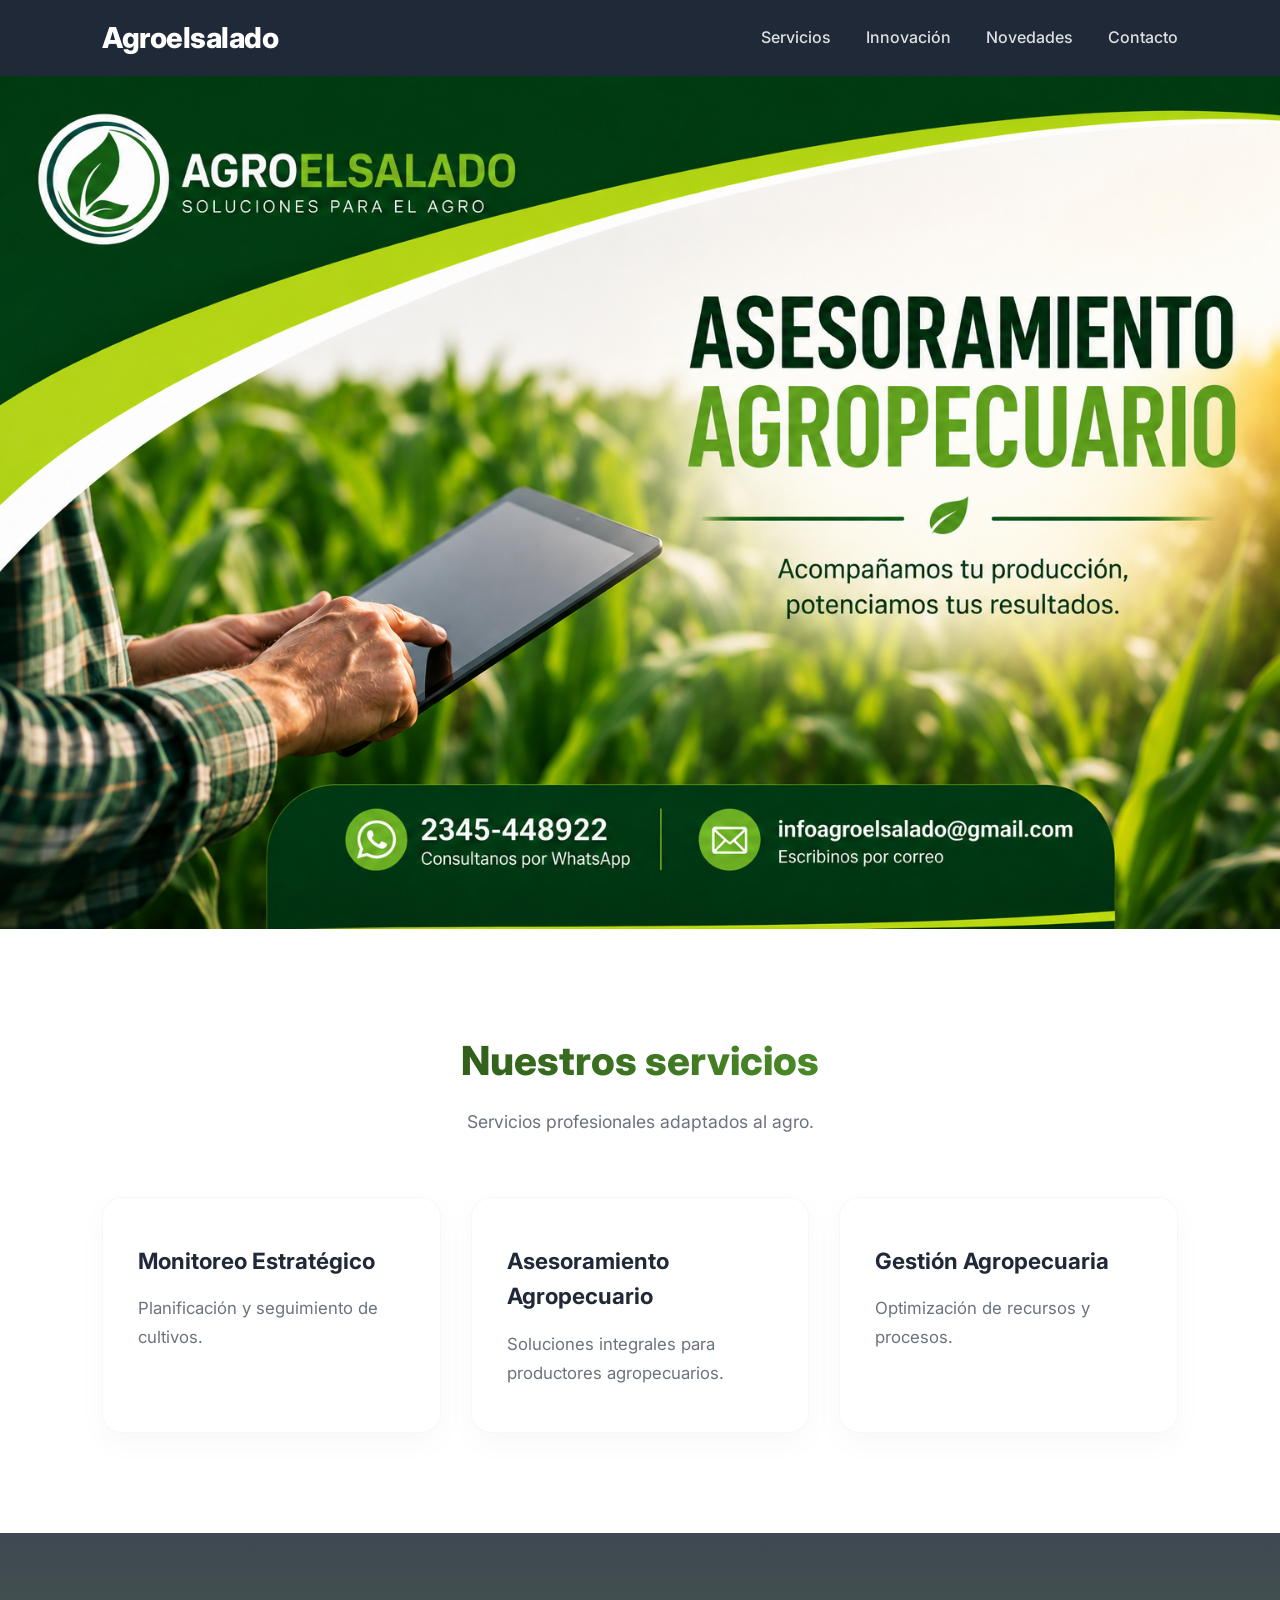
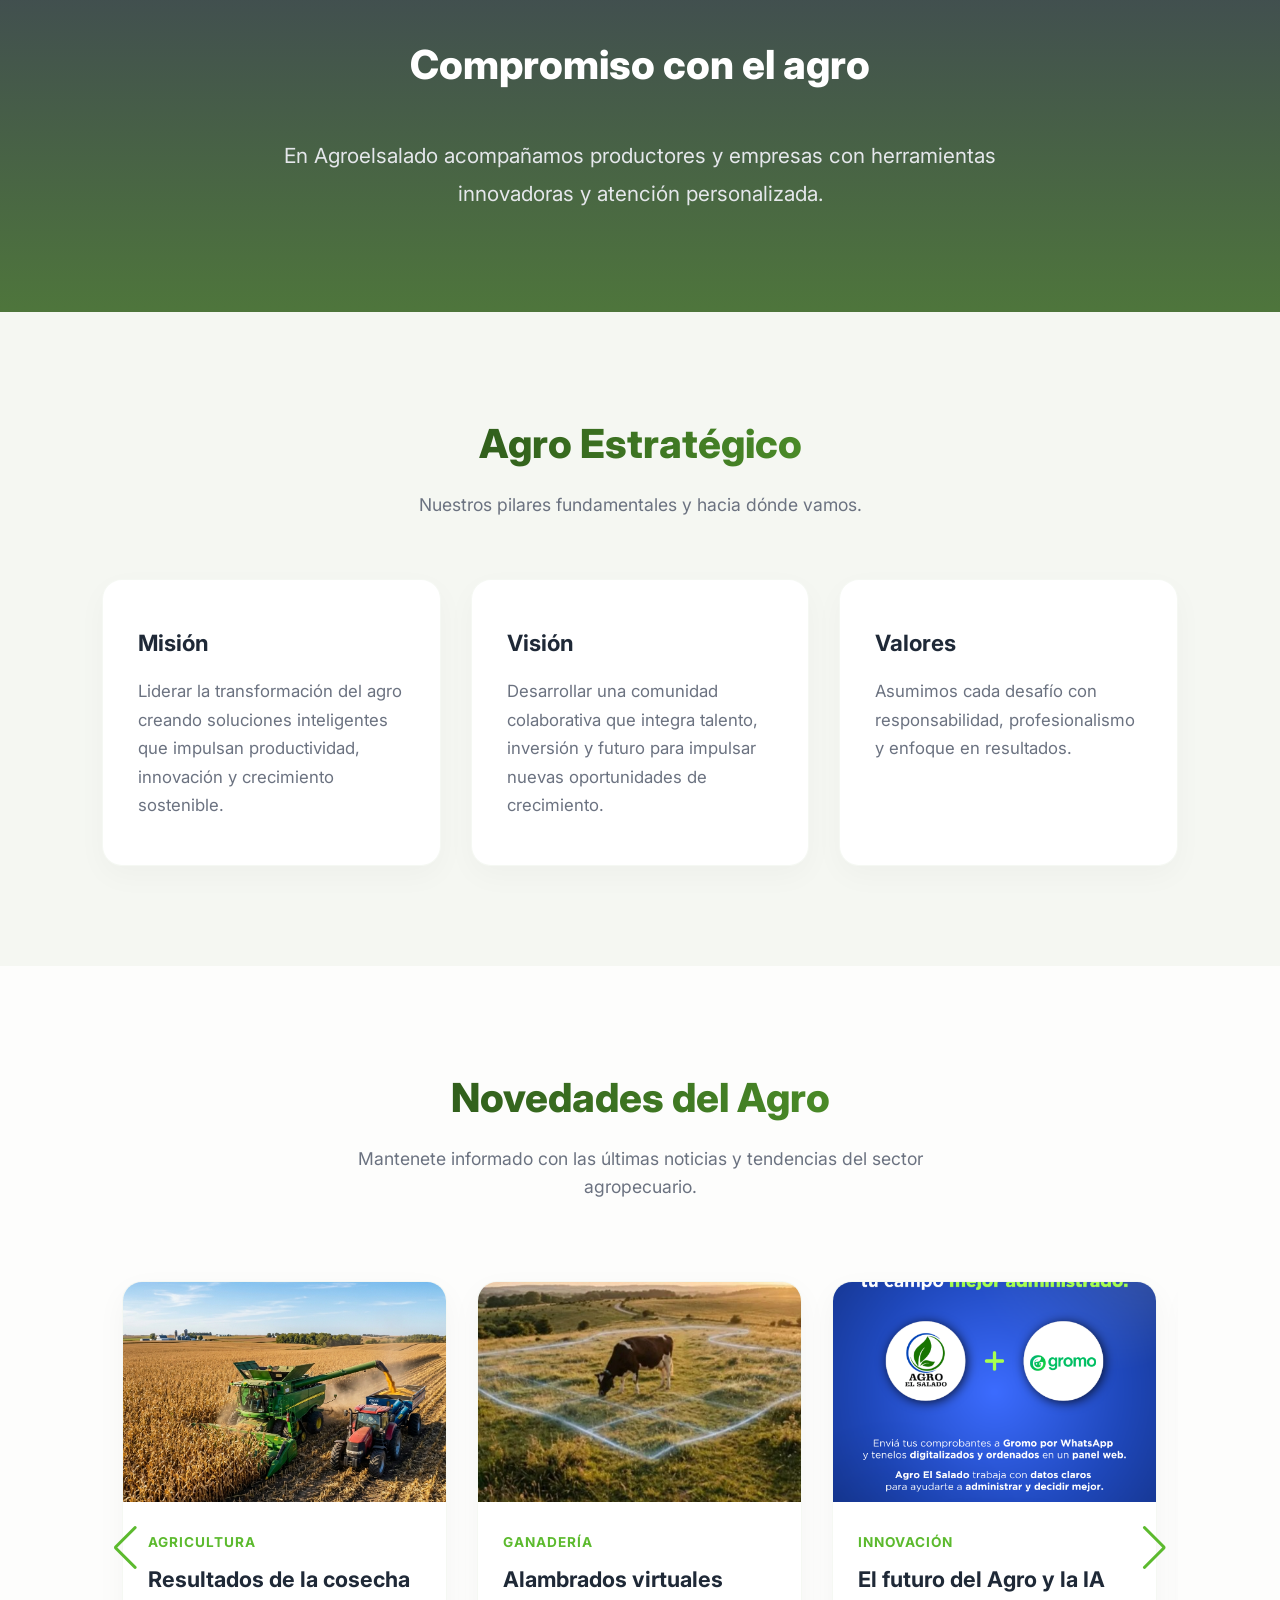
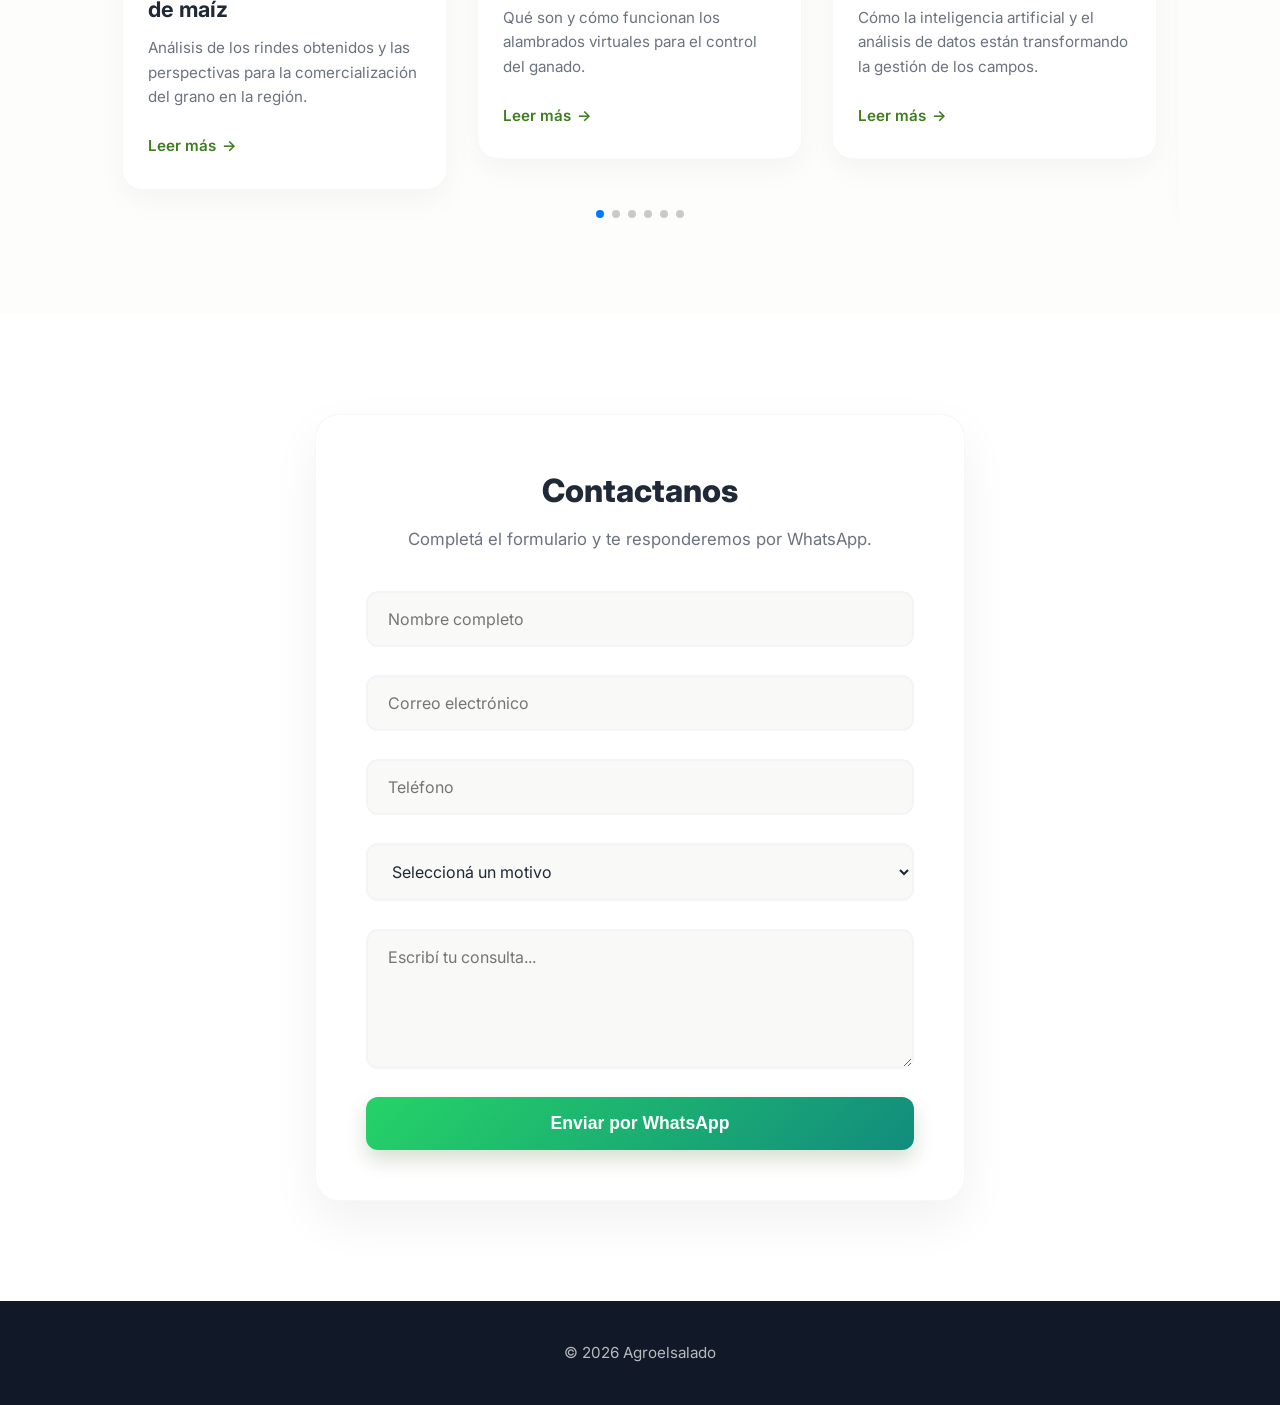
<file: index.html>
<!DOCTYPE html>
<html lang="es">

<head>
    <meta charset="UTF-8">
    <meta name="viewport" content="width=device-width, initial-scale=1.0">
    <title>Agroelsalado</title>
    <link rel="stylesheet" href="styles.css?v=1781930757">
    <link rel="stylesheet" href="equipo-estilos.css">
    <link href="https://fonts.googleapis.com/css2?family=Inter:wght@300;400;500;600;700&display=swap" rel="stylesheet">
    <!-- AOS CSS para animaciones -->
    <link href="https://unpkg.com/aos@2.3.1/dist/aos.css" rel="stylesheet">
    <!-- Swiper CSS para el carrusel -->
    <link rel="stylesheet" href="https://cdn.jsdelivr.net/npm/swiper@11/swiper-bundle.min.css"/>
</head>

<body>

    <header style="background: #1f2937;">
        <nav class="navbar" style="border-bottom: none; background: #1f2937; padding: 15px 8%;">
            <div class="logo">Agroelsalado</div>
            <ul class="nav-links">
                <li class="dropdown">
                    <a href="#servicios">Servicios</a>
                    <ul class="dropdown-menu">
                        <li><a href="agronegocios.html">Agronegocios</a></li>
                        <li><a href="consultoria.html">Consultoría</a></li>
                        <li><a href="#inmobiliarios">Negocios Inmobiliarios</a></li>
                    </ul>
                </li>
                <li><a href="innovacion.html">Innovación</a></li>
                <li><a href="#novedades">Novedades</a></li>
                <li><a href="#contacto">Contacto</a></li>
            </ul>
        </nav>
        <div style="width: 100%;">
            <img src="img/logo.png?v=2" alt="Agroelsalado Banner" style="width: 100%; height: auto; display: block;">
        </div>
    </header>


    <section class="services" id="servicios">
        <div class="section-title" data-aos="fade-up">
            <h2>Nuestros servicios</h2>
            <p>Servicios profesionales adaptados al agro.</p>
        </div>
        <div class="cards">
            <div class="card" data-aos="fade-up" data-aos-delay="100">
                <h3>Monitoreo Estratégico</h3>
                <p>Planificación y seguimiento de cultivos.</p>
            </div>
            <div class="card" data-aos="fade-up" data-aos-delay="200">
                <h3>Asesoramiento Agropecuario</h3>
                <p>Soluciones integrales para productores agropecuarios.</p>
            </div>
            <div class="card" data-aos="fade-up" data-aos-delay="300">
                <h3>Gestión Agropecuaria</h3>
                <p>Optimización de recursos y procesos.</p>
            </div>
        </div>
    </section>


    <section class="about" id="nosotros" style="background: linear-gradient(rgba(31, 41, 55, 0.85), rgba(49, 95, 28, 0.85)), url('img/maiz.png') center/cover fixed; padding: 100px 8%; text-align: center;">
        <div class="section-title" data-aos="fade-up" style="margin-bottom: 25px;">
            <h2 style="color: #ffffff; -webkit-text-fill-color: #ffffff; background: none;">Compromiso con el agro</h2>
        </div>
        <div class="about-content" data-aos="zoom-in">
            <p style="color: #e5e7eb; font-size: 1.3rem; max-width: 800px; margin: 0 auto; line-height: 1.8;">
                En Agroelsalado acompañamos productores y empresas
                con herramientas innovadoras y atención personalizada.
            </p>
        </div>
    </section>

    <!-- SECCION NUESTRO EQUIPO INTEGRADA (Oculto temporalmente)
    <section class="team-section" id="equipo">
        <div class="section-title">
            <h2>Nuestro Equipo</h2>
        </div>
        <div class="team-container">
                            <div class="team-card">
                                        <div class="team-info">
                                                <p class="team-prof">Mag.Lic. Adm. Agraria</p>
                        <p class="team-cargo"><strong>Presidente</strong></p>
                    </div>
                </div>
                            <div class="team-card">
                                        <div class="team-info">
                                                <p class="team-prof">Lic. Adm. Agraria</p>
                        <p class="team-cargo"><strong>Director</strong></p>
                    </div>
                </div>
                            <div class="team-card">
                                        <div class="team-info">
                                                <p class="team-prof">Ing. Agr.</p>
                        <p class="team-cargo"><strong>Resp. de los Cultivos</strong></p>
                    </div>
                </div>
                            <div class="team-card">
                                        <div class="team-info">
                                                <p class="team-prof">Perito recibidor de Grano</p>
                        <p class="team-cargo"><strong>Resp. de Cultivo y Logística</strong></p>
                    </div>
                </div>
                    </div>
    </section>
    -->

    <!-- SECCION AGRO ESTRATEGICO -->
    <section class="strategic-section" id="agro-estrategico">
        <div class="section-title" data-aos="fade-up">
            <h2>Agro Estratégico</h2>
            <p>Nuestros pilares fundamentales y hacia dónde vamos.</p>
        </div>
        <div class="cards">
            <div class="card" data-aos="fade-up" data-aos-delay="100">
                <h3>Misión</h3>
                <p>Liderar la transformación del agro creando soluciones inteligentes que impulsan productividad, innovación y crecimiento sostenible. </p>
            </div>
            <div class="card" data-aos="fade-up" data-aos-delay="200">
                <h3>Visión</h3>
                <p>Desarrollar una comunidad colaborativa que integra talento, inversión y futuro para impulsar nuevas oportunidades de crecimiento.</p>
            </div>
            <div class="card" data-aos="fade-up" data-aos-delay="300">
                <h3>Valores</h3>
                <p>Asumimos cada desafío con responsabilidad, profesionalismo y enfoque en resultados.</p>
            </div>
        </div>
    </section>

    <!-- SECCION NOVEDADES -->
    <section class="news-section" id="novedades" style="overflow: hidden; padding-bottom: 80px;">
        <div class="section-title" data-aos="fade-up">
            <h2>Novedades del Agro</h2>
            <p>Mantenete informado con las últimas noticias y tendencias del sector agropecuario.</p>
        </div>
        
        <div class="swiper swiper-container news-slider" data-aos="fade-up" data-aos-delay="200" style="padding: 20px; max-width: 1400px; margin: 0 auto;">
            <div class="swiper-wrapper">
                
                <div class="swiper-slide">
                    <article class="news-card">
                        <div class="news-img">
                            <img src="img/maiz.png" alt="Resultados de la cosecha de maíz" onerror="this.src='https://via.placeholder.com/400x250'">
                        </div>
                        <div class="news-content">
                            <span class="news-category">Agricultura</span>
                            <h3>Resultados de la cosecha de maíz</h3>
                            <p>Análisis de los rindes obtenidos y las perspectivas para la comercialización del grano en la región.</p>
                            <a href="nota-maiz.html" class="read-more">Leer más <span>&rarr;</span></a>
                        </div>
                    </article>
                </div>
                
                <div class="swiper-slide">
                    <article class="news-card">
                        <div class="news-img">
                            <img src="img/Alambrados1.jpg" alt="Alambrados virtuales" onerror="this.src='https://via.placeholder.com/400x250'">
                        </div>
                        <div class="news-content">
                            <span class="news-category">Ganadería</span>
                            <h3>Alambrados virtuales</h3>
                            <p>Qué son y cómo funcionan los alambrados virtuales para el control del ganado.</p>
                            <a href="alambrados.html" class="read-more">Leer más <span>&rarr;</span></a>
                        </div>
                    </article>
                </div>
                
                <div class="swiper-slide">
                    <article class="news-card">
                        <div class="news-img">
                            <img src="img/alianza.png" alt="El futuro del Agro y la IA" onerror="this.src='https://via.placeholder.com/400x250'">
                        </div>
                        <div class="news-content">
                            <span class="news-category">Innovación</span>
                            <h3>El futuro del Agro y la IA</h3>
                            <p>Cómo la inteligencia artificial y el análisis de datos están transformando la gestión de los campos.</p>
                            <a href="innovacion.html" class="read-more">Leer más <span>&rarr;</span></a>
                        </div>
                    </article>
                </div>
                
                <div class="swiper-slide">
                    <article class="news-card">
                        <div class="news-img">
                            <img src="img/aapresid_2026.png" alt="Balance del Congreso Aapresid 2026" onerror="this.src='https://via.placeholder.com/400x250'">
                        </div>
                        <div class="news-content">
                            <span class="news-category">Eventos</span>
                            <h3>Balance del Congreso Aapresid 2026</h3>
                            <p>Perspectivas muy positivas para la campaña 26/27, con un fuerte enfoque en innovación y agricultura regenerativa.</p>
                            <a href="nota-aapresid.html" class="read-more">Leer más <span>&rarr;</span></a>
                        </div>
                    </article>
                </div>
                
                <div class="swiper-slide">
                    <article class="news-card">
                        <div class="news-img">
                            <img src="img/el_nino_clima.png" alt="El Niño se consolida" onerror="this.src='https://via.placeholder.com/400x250'">
                        </div>
                        <div class="news-content">
                            <span class="news-category">Clima</span>
                            <h3>El Niño se consolida para la gruesa</h3>
                            <p>Los pronósticos internacionales confirman la llegada del fenómeno para la segunda mitad del año, mejorando las reservas de agua.</p>
                            <a href="nota-clima.html" class="read-more">Leer más <span>&rarr;</span></a>
                        </div>
                    </article>
                </div>
                
                <div class="swiper-slide">
                    <article class="news-card">
                        <div class="news-img">
                            <img src="img/soja_mercados.png" alt="La soja repunta en Rosario" onerror="this.src='https://via.placeholder.com/400x250'">
                        </div>
                        <div class="news-content">
                            <span class="news-category">Mercados</span>
                            <h3>La soja repunta en Rosario</h3>
                            <p>La incertidumbre climática global y la firme demanda externa impulsan los valores de la oleaginosa por encima de los $508.000.</p>
                            <a href="nota-soja.html" class="read-more">Leer más <span>&rarr;</span></a>
                        </div>
                    </article>
                </div>
                
            </div>
            
            <!-- Agregamos controles de Swiper -->
            <div class="swiper-pagination"></div>
            <div class="swiper-button-next" style="color: #5cba2e;"></div>
            <div class="swiper-button-prev" style="color: #5cba2e;"></div>
        </div>
    </section>

    <section class="contact-section" id="contacto" data-aos="fade-up">
        <form class="contact-form" id="whatsapp-form" data-aos="zoom-in" data-aos-delay="200">
            <h2>Contactanos</h2>
            <p>Completá el formulario y te responderemos por WhatsApp.</p>
            <input type="text" name="nombre" placeholder="Nombre completo" required>
            <input type="email" name="email" placeholder="Correo electrónico" required>
            <input type="tel" name="telefono" placeholder="Teléfono">
            <select name="motivo" required>
                <option value="">Seleccioná un motivo</option>
                <option value="ganadero">Negocio Ganadero</option>
                <option value="agricola">Negocio Agrícola</option>
                 <option value="agricola">Probar Gromo</option>
                <option value="asesoria">Asesoramiento</option>
                <option value="campos">Ventas / Compras de campos</option>
            </select>
            <textarea name="mensaje" rows="5" placeholder="Escribí tu consulta..."></textarea>
            <button type="submit" class="btn-primary" style="background: linear-gradient(135deg, #25D366 0%, #128C7E 100%);">Enviar por WhatsApp</button>
        </form>
    </section>

    <footer>
        <p>© 2026 Agroelsalado</p>
    </footer>
    
    <!-- Scripts CDN -->
    <script src="https://unpkg.com/aos@2.3.1/dist/aos.js"></script>
    <script src="https://cdn.jsdelivr.net/npm/swiper@11/swiper-bundle.min.js"></script>
    
    <script src="script.js"></script>
    
    <!-- Inicialización -->
    <script>
        AOS.init({
            duration: 800,
            once: true,
            offset: 100
        });

        const swiper = new Swiper('.news-slider', {
            slidesPerView: 1,
            spaceBetween: 30,
            loop: true,
            pagination: {
                el: '.swiper-pagination',
                clickable: true,
            },
            navigation: {
                nextEl: '.swiper-button-next',
                prevEl: '.swiper-button-prev',
            },
            breakpoints: {
                768: {
                    slidesPerView: 2,
                },
                1024: {
                    slidesPerView: 3,
                }
            }
        });
    </script>
</body>

</html>
</file>
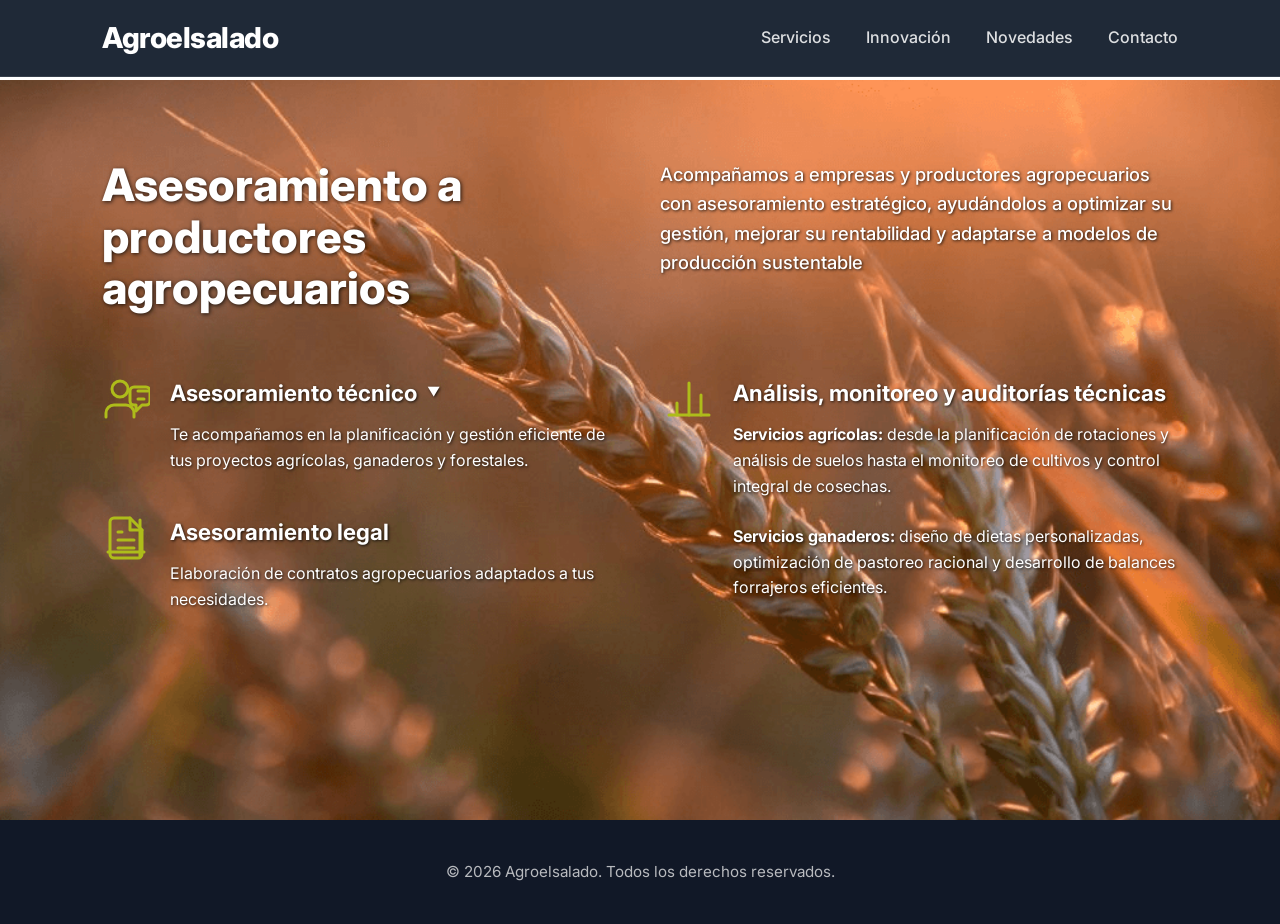
<file: agronegocios.html>
<!DOCTYPE html>
<html lang="es">
<head>
    <meta charset="UTF-8">
    <meta name="viewport" content="width=device-width, initial-scale=1.0">
    <title>Agronegocios - Agroelsalado</title>
    <link rel="stylesheet" href="styles.css?v=1786328583">
    <link href="https://fonts.googleapis.com/css2?family=Inter:wght@300;400;500;600;700&display=swap" rel="stylesheet">
    <style>
        .navbar-solid {
            background: #1f2937 !important;
            padding: 15px 8%;
            position: fixed;
            width: 100%;
            top: 0;
            z-index: 1000;
        }
        main {
            padding-top: 80px; /* offset for fixed navbar */
            min-height: calc(100vh - 80px - 80px); /* Fill screen minus nav and footer */
            background: #ffffff;
        }
    </style>
</head>
<body>
    <header>
        <nav class="navbar navbar-solid">
            <div class="logo"><a href="index.html" style="color:white; text-decoration:none;">Agroelsalado</a></div>
            <ul class="nav-links">
                <li class="dropdown">
                    <a href="index.html#servicios">Servicios</a>
                    <ul class="dropdown-menu">
                        <li><a href="agronegocios.html">Agronegocios</a></li>
                        <li><a href="consultoria.html">Consultoría</a></li>
                        <li><a href="index.html#inmobiliarios">Negocios Inmobiliarios</a></li>
                    </ul>
                </li>
                <li><a href="innovacion.html">Innovación</a></li>
                <li><a href="index.html#novedades">Novedades</a></li>
                <li><a href="index.html#contacto">Contacto</a></li>
            </ul>
        </nav>
    </header>

    <main>
        <section class="agronegocios-section" id="agronegocios">
            <div class="agro-header">
                <h2>Asesoramiento a<br>productores<br>agropecuarios</h2>
                <p>Acompañamos a empresas y productores agropecuarios con asesoramiento estratégico, ayudándolos a optimizar su gestión, mejorar su rentabilidad y adaptarse a modelos de producción sustentable</p>
            </div>
            
            <div class="agro-grid">
                <div class="agro-col left-col">
                    <!-- Asesoramiento técnico -->
                    <div class="agro-item" style="cursor: pointer;" onclick="const d = document.getElementById('asesoramiento-dropdown'); const icon = document.getElementById('asesoramiento-icon'); if(d.style.display === 'none') { d.style.display = 'block'; icon.style.transform = 'rotate(180deg)'; } else { d.style.display = 'none'; icon.style.transform = 'rotate(0deg)'; }">
                        <div class="agro-icon">
                            <svg viewBox="0 0 24 24" fill="none" stroke="currentColor" stroke-width="1.5" stroke-linecap="round" stroke-linejoin="round">
                                <path d="M16 21v-2a4 4 0 0 0-4-4H6a4 4 0 0 0-4 4v2"></path>
                                <circle cx="9" cy="7" r="4"></circle>
                                <path d="M18 8h5"></path>
                                <path d="M18 12h3"></path>
                                <path d="M22 6a2 2 0 0 1 2 2v5a2 2 0 0 1-2 2h-2l-3 3v-3h-1a2 2 0 0 1-2-2V8a2 2 0 0 1 2-2h4z"></path>
                            </svg>
                        </div>
                        <div class="agro-text">
                            <h3 style="display: flex; align-items: center; gap: 10px;">Asesoramiento técnico <span id="asesoramiento-icon" style="font-size: 0.8rem; transition: transform 0.3s ease;">▼</span></h3>
                            <p>Te acompañamos en la planificación y gestión eficiente de tus proyectos agrícolas, ganaderos y forestales.</p>
                            
                            <div id="asesoramiento-dropdown" style="display: none; margin-top: 20px; background: rgba(0, 0, 0, 0.4); padding: 20px; border-radius: 12px; border: 1px solid rgba(255,255,255,0.2); backdrop-filter: blur(5px);">
                                <p style="margin-bottom: 15px; font-weight: 600; font-size: 1.05rem; color: #fff;">¿Sobre qué área necesitás asesoramiento?</p>
                                <ul style="list-style: none; padding: 0; margin: 0; display: flex; flex-direction: column; gap: 12px;">
                                    <li><a href="index.html#contacto" style="color: #aebc1a; text-decoration: none; display: flex; align-items: center; gap: 8px; font-weight: 500; font-size: 1.1rem; transition: color 0.2s;" onmouseover="this.style.color='#cddf1e'" onmouseout="this.style.color='#aebc1a'"><span>&rarr;</span> Proyecto Agrícola</a></li>
                                    <li><a href="index.html#contacto" style="color: #aebc1a; text-decoration: none; display: flex; align-items: center; gap: 8px; font-weight: 500; font-size: 1.1rem; transition: color 0.2s;" onmouseover="this.style.color='#cddf1e'" onmouseout="this.style.color='#aebc1a'"><span>&rarr;</span> Proyecto Ganadero</a></li>
                                    <li><a href="index.html#contacto" style="color: #aebc1a; text-decoration: none; display: flex; align-items: center; gap: 8px; font-weight: 500; font-size: 1.1rem; transition: color 0.2s;" onmouseover="this.style.color='#cddf1e'" onmouseout="this.style.color='#aebc1a'"><span>&rarr;</span> Proyecto Forestal</a></li>
                                </ul>
                            </div>
                        </div>
                    </div>
                    
                    <!-- Asesoramiento legal -->
                    <div class="agro-item" style="margin-top: 40px;">
                        <div class="agro-icon">
                            <svg viewBox="0 0 24 24" fill="none" stroke="currentColor" stroke-width="1.5" stroke-linecap="round" stroke-linejoin="round">
                                <path d="M14 2H6a2 2 0 0 0-2 2v16a2 2 0 0 0 2 2h12a2 2 0 0 0 2-2V8z"></path>
                                <polyline points="14 2 14 8 20 8"></polyline>
                                <line x1="16" y1="13" x2="8" y2="13"></line>
                                <line x1="16" y1="17" x2="8" y2="17"></line>
                                <polyline points="10 9 9 9 8 9"></polyline>
                                <path d="M19 3v18"></path>
                                <path d="M3 19h18"></path>
                            </svg>
                        </div>
                        <div class="agro-text">
                            <h3>Asesoramiento legal</h3>
                            <p>Elaboración de contratos agropecuarios adaptados a tus necesidades.</p>
                        </div>
                    </div>
                </div>

                <div class="agro-col right-col">
                    <!-- Análisis y monitoreo -->
                    <div class="agro-item align-start">
                        <div class="agro-icon">
                            <svg viewBox="0 0 24 24" fill="none" stroke="currentColor" stroke-width="1.5" stroke-linecap="round" stroke-linejoin="round">
                                <line x1="18" y1="20" x2="18" y2="10"></line>
                                <line x1="12" y1="20" x2="12" y2="4"></line>
                                <line x1="6" y1="20" x2="6" y2="14"></line>
                                <line x1="2" y1="20" x2="22" y2="20"></line>
                            </svg>
                        </div>
                        <div class="agro-text">
                            <h3>Análisis, monitoreo y auditorías técnicas</h3>
                            <div class="agro-sub-item">
                                <p><strong>Servicios agrícolas:</strong> desde la planificación de rotaciones y análisis de suelos hasta el monitoreo de cultivos y control integral de cosechas.</p>
                            </div>
                            <div class="agro-sub-item">
                                <p><strong>Servicios ganaderos:</strong> diseño de dietas personalizadas, optimización de pastoreo racional y desarrollo de balances forrajeros eficientes.</p>
                            </div>
                        </div>
                    </div>
                </div>
            </div>
        </section>
    </main>

    <footer>
        <p>&copy; 2026 Agroelsalado. Todos los derechos reservados.</p>
    </footer>
</body>
</html>
</file>
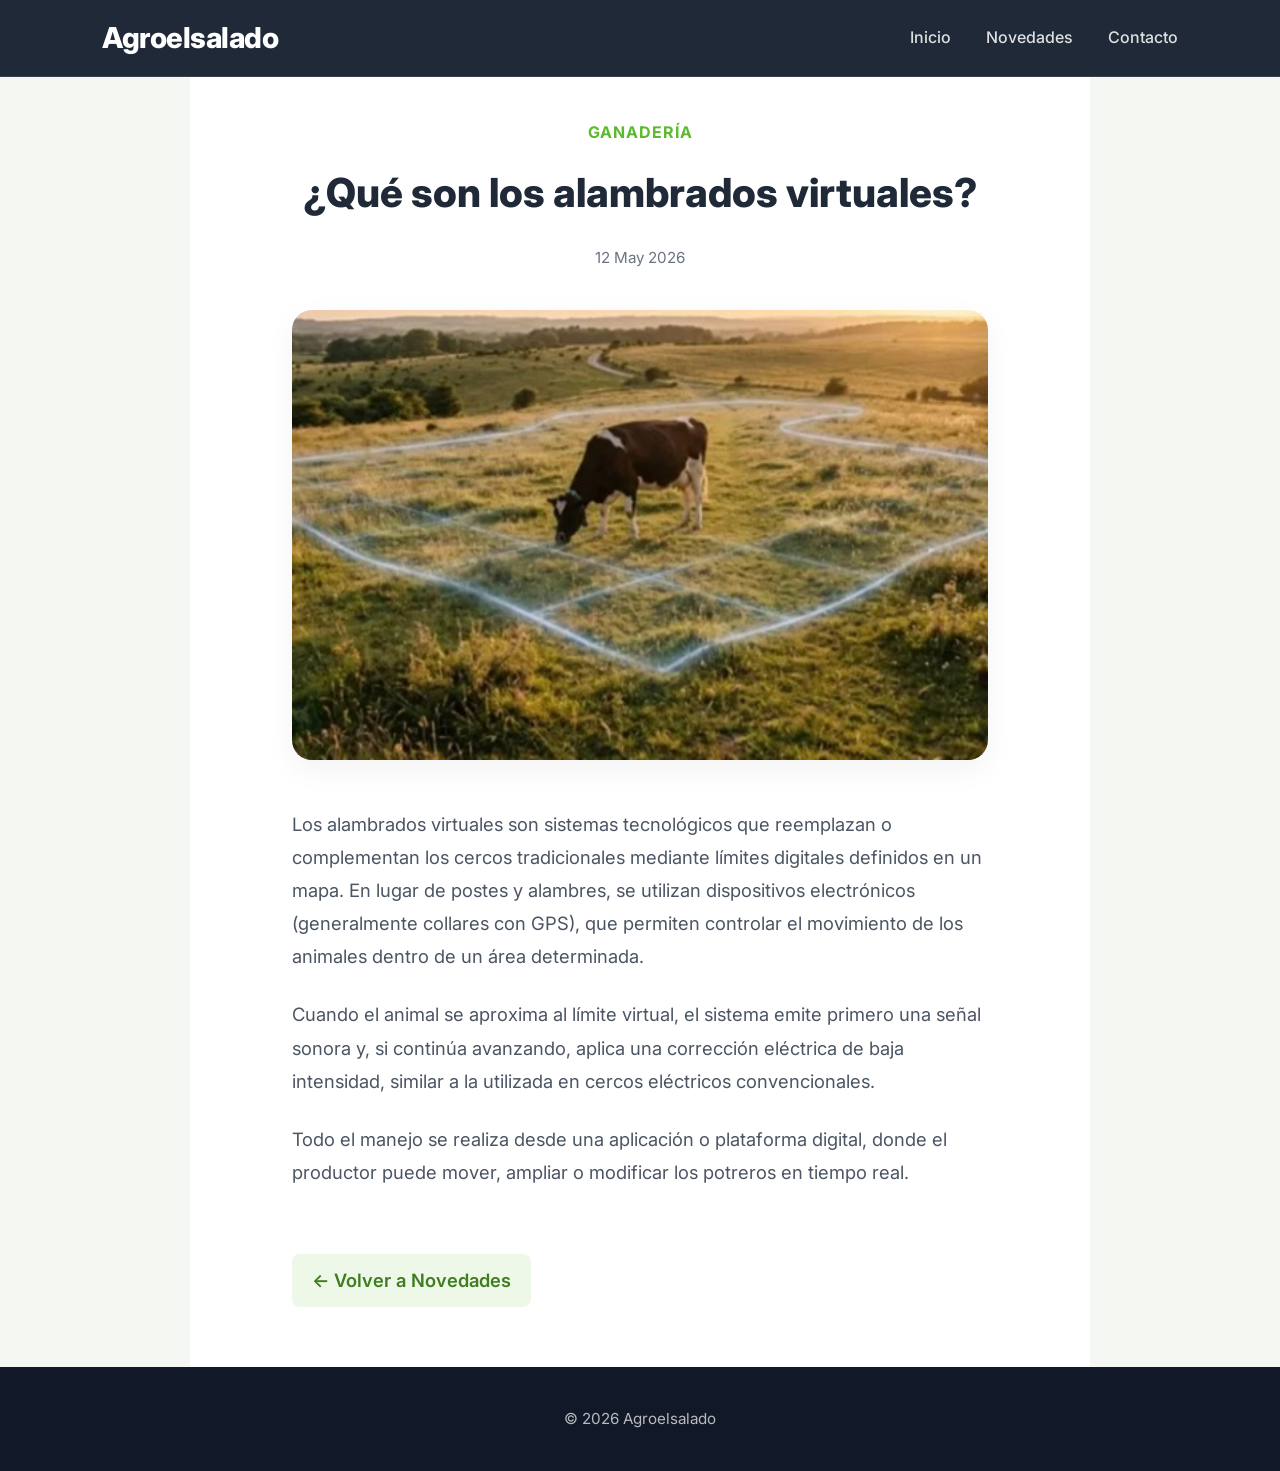
<file: alambrados.html>
<!DOCTYPE html>
<html lang="es">
<head>
    <meta charset="UTF-8">
    <meta name="viewport" content="width=device-width, initial-scale=1.0">
    <title>Alambrados virtuales - Agroelsalado</title>
    <link rel="stylesheet" href="styles.css">
    <link href="https://fonts.googleapis.com/css2?family=Inter:wght@300;400;500;600;700&display=swap" rel="stylesheet">
    <style>
        .article-page {
            padding: 120px 8% 60px;
            max-width: 900px;
            margin: 0 auto;
            background: #ffffff;
            min-height: 70vh;
        }
        .article-header {
            margin-bottom: 40px;
            text-align: center;
        }
        .article-category {
            color: #5cba2e;
            font-weight: 700;
            text-transform: uppercase;
            letter-spacing: 1px;
            margin-bottom: 15px;
            display: inline-block;
        }
        .article-title {
            font-size: 2.5rem;
            color: #1f2937;
            margin-bottom: 20px;
            font-weight: 800;
        }
        .article-date {
            color: #6b7280;
            font-size: 0.95rem;
        }
        .article-image {
            width: 100%;
            height: 450px;
            object-fit: cover;
            border-radius: 20px;
            margin-bottom: 40px;
            box-shadow: 0 10px 30px rgba(0,0,0,0.05);
        }
        .article-content {
            font-size: 1.15rem;
            color: #4b5563;
            line-height: 1.8;
        }
        .article-content p {
            margin-bottom: 25px;
        }
        .back-link {
            display: inline-flex;
            align-items: center;
            color: #3f7d20;
            text-decoration: none;
            font-weight: 600;
            margin-top: 40px;
            padding: 10px 20px;
            background: rgba(92, 186, 46, 0.1);
            border-radius: 8px;
            transition: all 0.3s ease;
        }
        .back-link:hover {
            background: rgba(92, 186, 46, 0.2);
            color: #315f1c;
        }
        .navbar-solid {
            background: #1f2937 !important;
            padding: 15px 8%;
            position: fixed;
            width: 100%;
            top: 0;
            z-index: 1000;
        }
    </style>
</head>
<body>
    <header>
        <nav class="navbar navbar-solid">
            <div class="logo">Agroelsalado</div>
            <ul class="nav-links">
                <li><a href="index.html">Inicio</a></li>
                <li><a href="index.html#novedades">Novedades</a></li>
                <li><a href="index.html#contacto">Contacto</a></li>
            </ul>
        </nav>
    </header>

    <main class="article-page">
        <div class="article-header">
            <span class="article-category">Ganadería</span>
            <h1 class="article-title">¿Qué son los alambrados virtuales?</h1>
            <span class="article-date">12 May 2026</span>
        </div>
        
        <img src="img/Alambrados1.jpg" alt="Alambrados Virtuales" class="article-image" onerror="this.src='https://images.unsplash.com/photo-1544605470-381c1fb8286a?ixlib=rb-4.0.3&auto=format&fit=crop&w=1200&q=80'">

        <div class="article-content">
            <p>Los alambrados virtuales son sistemas tecnológicos que reemplazan o complementan los cercos tradicionales mediante límites digitales definidos en un mapa. En lugar de postes y alambres, se utilizan dispositivos electrónicos (generalmente collares con GPS), que permiten controlar el movimiento de los animales dentro de un área determinada.</p>
            <p>Cuando el animal se aproxima al límite virtual, el sistema emite primero una señal sonora y, si continúa avanzando, aplica una corrección eléctrica de baja intensidad, similar a la utilizada en cercos eléctricos convencionales.</p>
            <p>Todo el manejo se realiza desde una aplicación o plataforma digital, donde el productor puede mover, ampliar o modificar los potreros en tiempo real.</p>
            
            <a href="index.html#novedades" class="back-link">&larr; Volver a Novedades</a>
        </div>
    </main>

    <footer>
        <p>© 2026 Agroelsalado</p>
    </footer>
</body>
</html>
</file>
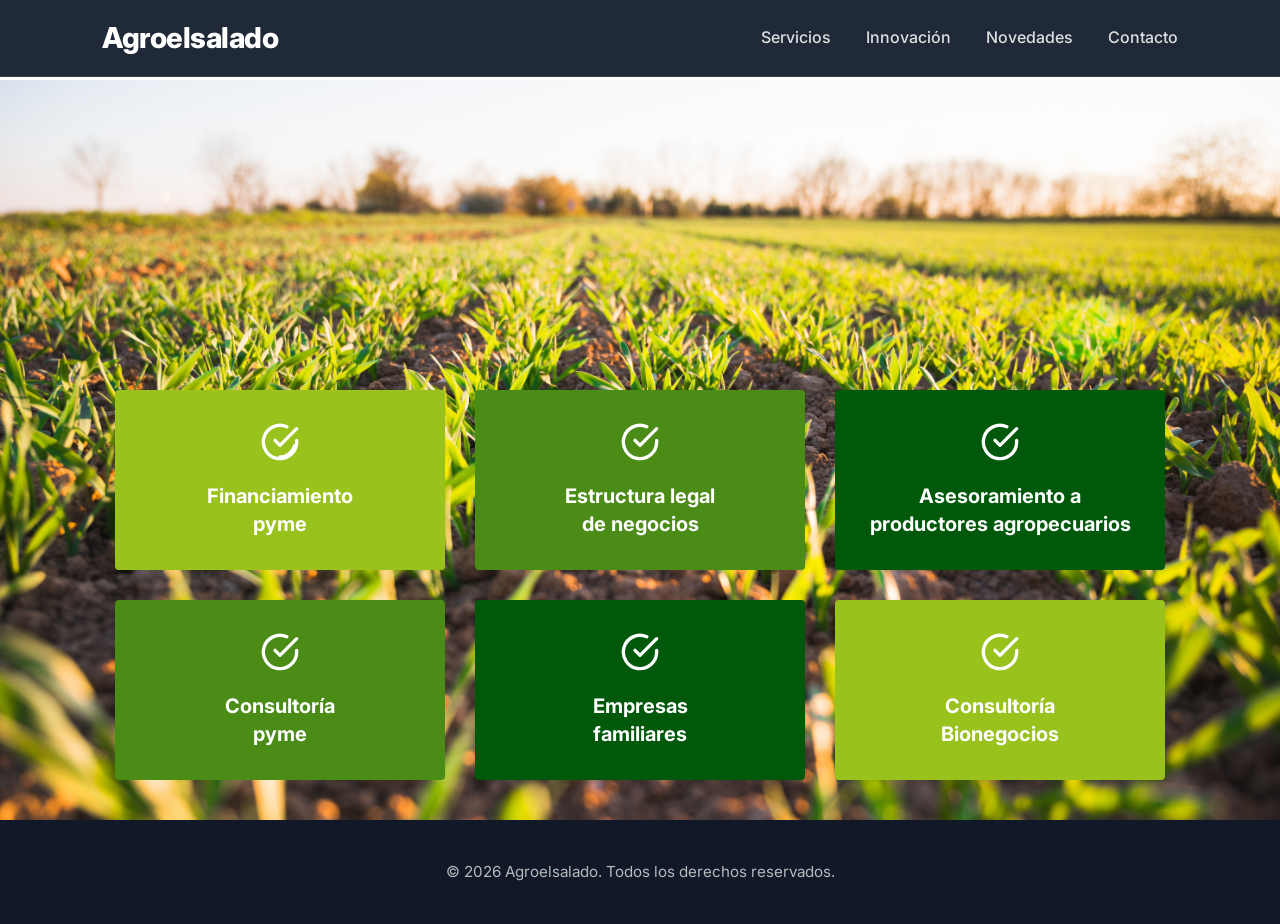
<file: consultoria.html>
<!DOCTYPE html>
<html lang="es">
<head>
    <meta charset="UTF-8">
    <meta name="viewport" content="width=device-width, initial-scale=1.0">
    <title>Consultoría - Agroelsalado</title>
    <link rel="stylesheet" href="styles.css?v=1786328583">
    <link href="https://fonts.googleapis.com/css2?family=Inter:wght@300;400;500;600;700&display=swap" rel="stylesheet">
    <style>
        .navbar-solid {
            background: #1f2937 !important;
            padding: 15px 8%;
            position: fixed;
            width: 100%;
            top: 0;
            z-index: 1000;
        }
        main {
            padding-top: 80px; /* offset for fixed navbar */
            min-height: calc(100vh - 80px - 80px); /* Fill screen minus nav and footer */
            background: #ffffff;
        }
    </style>
</head>
<body>
    <header>
        <nav class="navbar navbar-solid">
            <div class="logo"><a href="index.html" style="color:white; text-decoration:none;">Agroelsalado</a></div>
            <ul class="nav-links">
                <li class="dropdown">
                    <a href="index.html#servicios">Servicios</a>
                    <ul class="dropdown-menu">
                        <li><a href="agronegocios.html">Agronegocios</a></li>
                        <li><a href="consultoria.html">Consultoría</a></li>
                        <li><a href="index.html#inmobiliarios">Negocios Inmobiliarios</a></li>
                    </ul>
                </li>
                <li><a href="innovacion.html">Innovación</a></li>
                <li><a href="index.html#novedades">Novedades</a></li>
                <li><a href="index.html#contacto">Contacto</a></li>
            </ul>
        </nav>
    </header>

    <main>
        <!-- SECCION CONSULTORIA -->
        <section class="consultoria-section" id="consultoria">
            
            <div class="consultoria-grid">
                <div class="consultoria-card color-light">
                    <div class="consult-icon">
                        <svg viewBox="0 0 24 24" fill="none" stroke="currentColor" stroke-width="2" stroke-linecap="round" stroke-linejoin="round">
                            <path d="M22 11.08V12a10 10 0 1 1-5.93-9.14"></path>
                            <polyline points="22 4 12 14.01 9 11.01"></polyline>
                            <path d="M12 21a9.004 9.004 0 0 0 8.716-6.747"></path>
                        </svg>
                    </div>
                    <h3>Financiamiento<br>pyme</h3>
                </div>
                
                <div class="consultoria-card color-mid">
                    <div class="consult-icon">
                        <svg viewBox="0 0 24 24" fill="none" stroke="currentColor" stroke-width="2" stroke-linecap="round" stroke-linejoin="round">
                            <path d="M22 11.08V12a10 10 0 1 1-5.93-9.14"></path>
                            <polyline points="22 4 12 14.01 9 11.01"></polyline>
                        </svg>
                    </div>
                    <h3>Estructura legal<br>de negocios</h3>
                </div>
                
                <div class="consultoria-card color-dark">
                    <div class="consult-icon">
                        <svg viewBox="0 0 24 24" fill="none" stroke="currentColor" stroke-width="2" stroke-linecap="round" stroke-linejoin="round">
                            <path d="M22 11.08V12a10 10 0 1 1-5.93-9.14"></path>
                            <polyline points="22 4 12 14.01 9 11.01"></polyline>
                        </svg>
                    </div>
                    <h3>Asesoramiento a<br>productores agropecuarios</h3>
                </div>
                
                <div class="consultoria-card color-mid">
                    <div class="consult-icon">
                        <svg viewBox="0 0 24 24" fill="none" stroke="currentColor" stroke-width="2" stroke-linecap="round" stroke-linejoin="round">
                            <path d="M22 11.08V12a10 10 0 1 1-5.93-9.14"></path>
                            <polyline points="22 4 12 14.01 9 11.01"></polyline>
                        </svg>
                    </div>
                    <h3>Consultoría<br>pyme</h3>
                </div>
                
                <div class="consultoria-card color-dark">
                    <div class="consult-icon">
                        <svg viewBox="0 0 24 24" fill="none" stroke="currentColor" stroke-width="2" stroke-linecap="round" stroke-linejoin="round">
                            <path d="M22 11.08V12a10 10 0 1 1-5.93-9.14"></path>
                            <polyline points="22 4 12 14.01 9 11.01"></polyline>
                        </svg>
                    </div>
                    <h3>Empresas<br>familiares</h3>
                </div>
                
                <div class="consultoria-card color-light">
                    <div class="consult-icon">
                        <svg viewBox="0 0 24 24" fill="none" stroke="currentColor" stroke-width="2" stroke-linecap="round" stroke-linejoin="round">
                            <path d="M22 11.08V12a10 10 0 1 1-5.93-9.14"></path>
                            <polyline points="22 4 12 14.01 9 11.01"></polyline>
                        </svg>
                    </div>
                    <h3>Consultoría<br>Bionegocios</h3>
                </div>
            </div>
        </section>
    </main>

    <footer>
        <p>&copy; 2026 Agroelsalado. Todos los derechos reservados.</p>
    </footer>
</body>
</html>
</file>
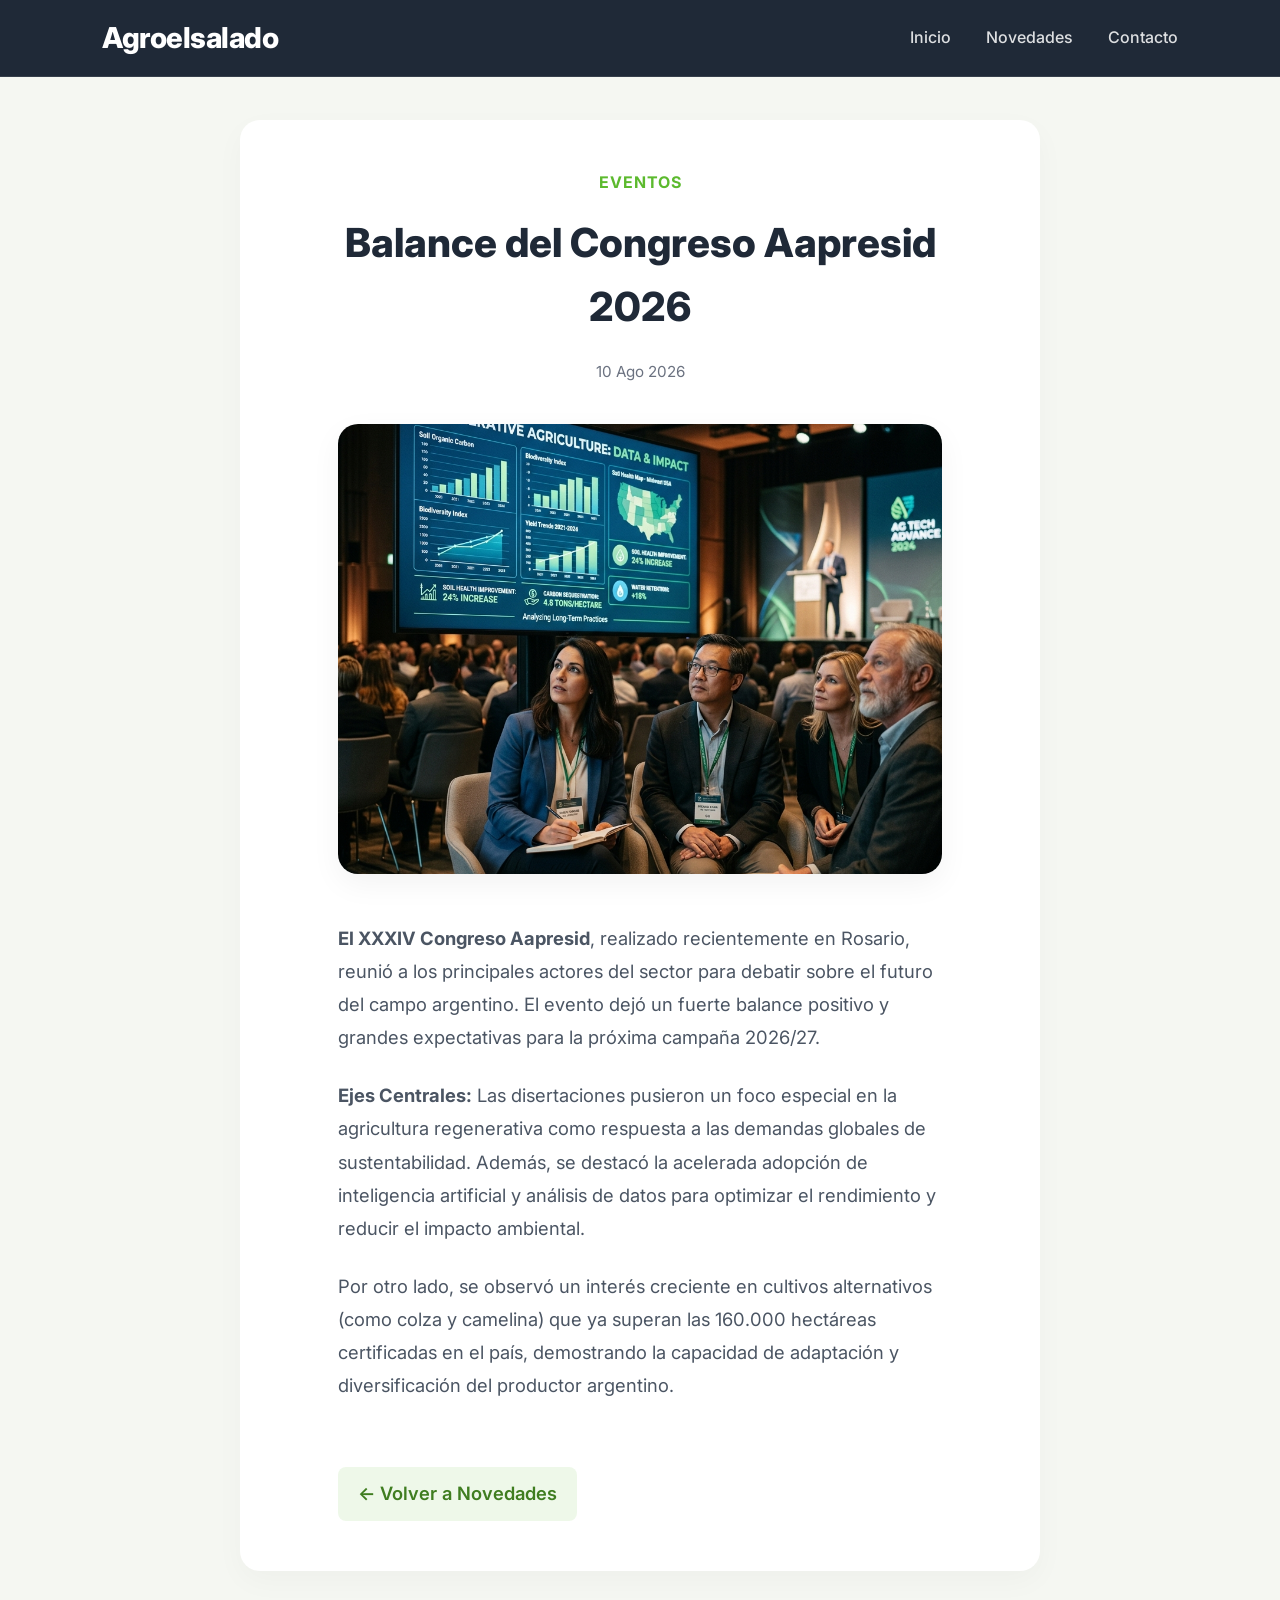
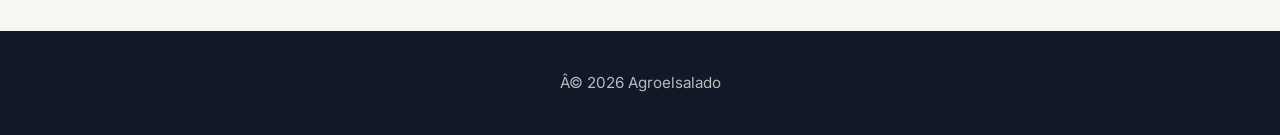
<file: nota-aapresid.html>
<!DOCTYPE html>
<html lang="es">
<head>
    <meta charset="UTF-8">
    <meta name="viewport" content="width=device-width, initial-scale=1.0">
    <title>Balance del Congreso Aapresid 2026 - Agroelsalado</title>
    <link rel="stylesheet" href="styles.css">
    <link href="https://fonts.googleapis.com/css2?family=Inter:wght@300;400;500;600;700&display=swap" rel="stylesheet">
    <style>
        .page-wrapper {
            display: flex;
            justify-content: center;
            align-items: flex-start;
            gap: 30px;
            padding: 120px 2% 60px;
            max-width: 1400px;
            margin: 0 auto;
        }
        .article-page {
            padding: 50px 8%;
            width: 100%;
            max-width: 800px;
            flex-shrink: 0;
            background: #ffffff;
            min-height: 70vh;
            border-radius: 20px;
            box-shadow: 0 10px 30px rgba(0,0,0,0.03);
        }
        .ad-sidebar {
            flex: 1;
            position: sticky;
            top: 100px; /* Para que baje junto con la pantalla */
            display: flex;
            flex-direction: column;
            gap: 20px;
        }
        .ad-image {
            width: 100%;
            aspect-ratio: 1 / 1;
            object-fit: contain;
            background-color: #ffffff;
            padding: 15px;
            border-radius: 12px;
            box-shadow: 0 5px 15px rgba(0,0,0,0.08);
            transition: transform 0.3s ease;
        }
        .ad-image:hover {
            transform: scale(1.02);
        }
        @media (max-width: 1150px) {
            .ad-sidebar {
                display: none; /* Ocultar publicidades en celulares o pantallas chicas */
            }
        }
        .article-header {
            margin-bottom: 40px;
            text-align: center;
        }
        .article-category {
            color: #5cba2e;
            font-weight: 700;
            text-transform: uppercase;
            letter-spacing: 1px;
            margin-bottom: 15px;
            display: inline-block;
        }
        .article-title {
            font-size: 2.5rem;
            color: #1f2937;
            margin-bottom: 20px;
            font-weight: 800;
        }
        .article-date {
            color: #6b7280;
            font-size: 0.95rem;
        }
        .article-image {
            width: 100%;
            height: 450px;
            object-fit: cover;
            border-radius: 20px;
            margin-bottom: 40px;
            box-shadow: 0 10px 30px rgba(0,0,0,0.05);
        }
        .article-content {
            font-size: 1.15rem;
            color: #4b5563;
            line-height: 1.8;
        }
        .article-content p {
            margin-bottom: 25px;
        }
        .back-link {
            display: inline-flex;
            align-items: center;
            color: #3f7d20;
            text-decoration: none;
            font-weight: 600;
            margin-top: 40px;
            padding: 10px 20px;
            background: rgba(92, 186, 46, 0.1);
            border-radius: 8px;
            transition: all 0.3s ease;
        }
        .back-link:hover {
            background: rgba(92, 186, 46, 0.2);
            color: #315f1c;
        }
        /* Ajuste de barra de navegaciÃ³n para pÃ¡ginas internas */
        .navbar-solid {
            background: #1f2937 !important;
            padding: 15px 8%;
            position: fixed;
            width: 100%;
            top: 0;
            z-index: 1000;
        }
    </style>
</head>
<body>
    <header>
        <nav class="navbar navbar-solid">
            <div class="logo">Agroelsalado</div>
            <ul class="nav-links">
                <li><a href="index.html">Inicio</a></li>
                <li><a href="index.html#novedades">Novedades</a></li>
                <li><a href="index.html#contacto">Contacto</a></li>
            </ul>
        </nav>
    </header>

    <div class="page-wrapper">


        <!-- CONTENIDO CENTRAL -->
        <main class="article-page">
            <div class="article-header">
                <span class="article-category">Eventos</span>
                <h1 class="article-title">Balance del Congreso Aapresid 2026</h1>
                <span class="article-date">10 Ago 2026</span>
            </div>
            
            <!-- FOTO DE TRIGO AGREGADA -->
            <img src="img/aapresid_2026.png" alt="Congreso Aapresid" class="article-image" onerror="this.src='https://images.unsplash.com/photo-1501493870936-9c2e41625521?ixlib=rb-4.0.3&auto=format&fit=crop&w=1200&q=80'">

            <div class="article-content">
                <p><strong>El XXXIV Congreso Aapresid</strong>, realizado recientemente en Rosario, reunió a los principales actores del sector para debatir sobre el futuro del campo argentino. El evento dejó un fuerte balance positivo y grandes expectativas para la próxima campaña 2026/27.</p>
                <p><strong>Ejes Centrales:</strong> Las disertaciones pusieron un foco especial en la agricultura regenerativa como respuesta a las demandas globales de sustentabilidad. Además, se destacó la acelerada adopción de inteligencia artificial y análisis de datos para optimizar el rendimiento y reducir el impacto ambiental.</p>
                <p>Por otro lado, se observó un interés creciente en cultivos alternativos (como colza y camelina) que ya superan las 160.000 hectáreas certificadas en el país, demostrando la capacidad de adaptación y diversificación del productor argentino.</p>
                
                <a href="index.html#novedades" class="back-link">&larr; Volver a Novedades</a>
            </div>
        </main>


    </div>

    <footer>
        <p>Â© 2026 Agroelsalado</p>
    </footer>
</body>
</html>
</file>
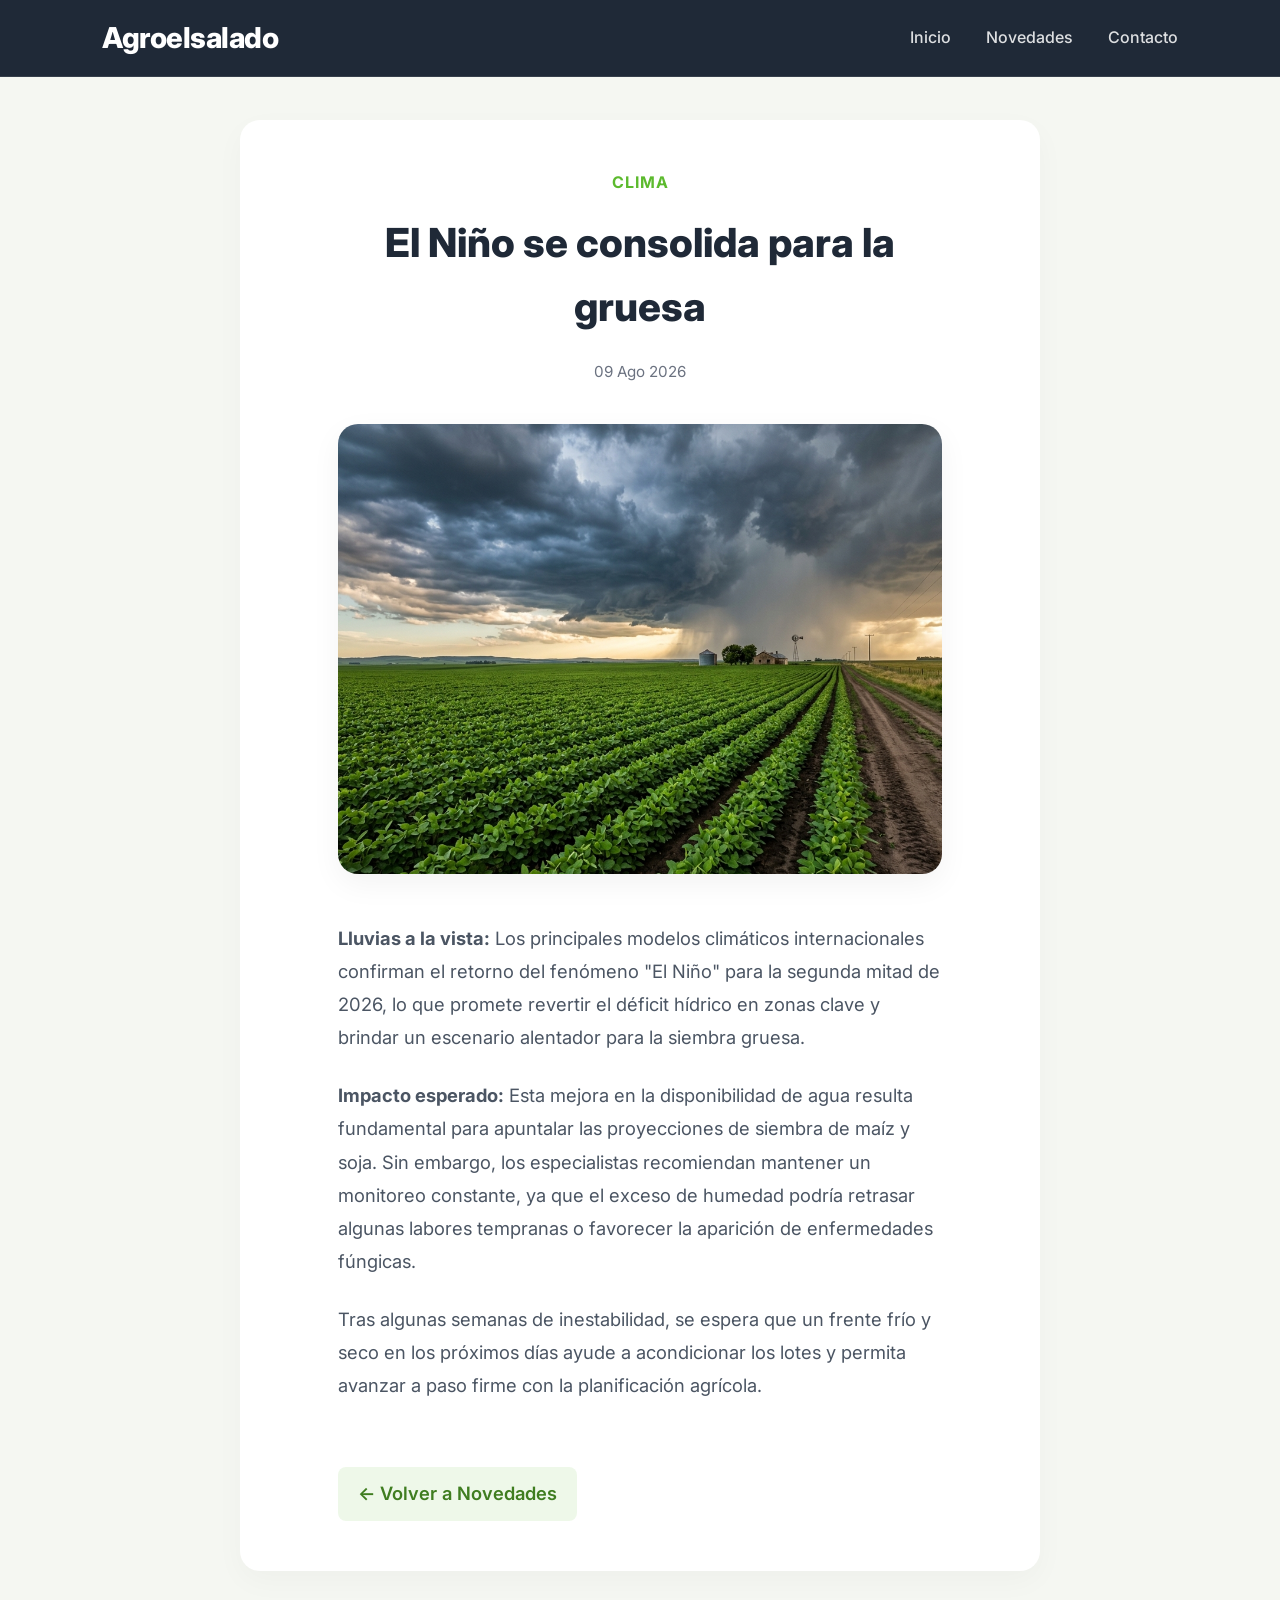
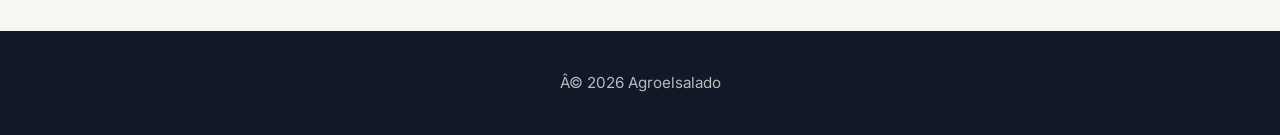
<file: nota-clima.html>
<!DOCTYPE html>
<html lang="es">
<head>
    <meta charset="UTF-8">
    <meta name="viewport" content="width=device-width, initial-scale=1.0">
    <title>El Niño se consolida para la gruesa - Agroelsalado</title>
    <link rel="stylesheet" href="styles.css">
    <link href="https://fonts.googleapis.com/css2?family=Inter:wght@300;400;500;600;700&display=swap" rel="stylesheet">
    <style>
        .page-wrapper {
            display: flex;
            justify-content: center;
            align-items: flex-start;
            gap: 30px;
            padding: 120px 2% 60px;
            max-width: 1400px;
            margin: 0 auto;
        }
        .article-page {
            padding: 50px 8%;
            width: 100%;
            max-width: 800px;
            flex-shrink: 0;
            background: #ffffff;
            min-height: 70vh;
            border-radius: 20px;
            box-shadow: 0 10px 30px rgba(0,0,0,0.03);
        }
        .ad-sidebar {
            flex: 1;
            position: sticky;
            top: 100px; /* Para que baje junto con la pantalla */
            display: flex;
            flex-direction: column;
            gap: 20px;
        }
        .ad-image {
            width: 100%;
            aspect-ratio: 1 / 1;
            object-fit: contain;
            background-color: #ffffff;
            padding: 15px;
            border-radius: 12px;
            box-shadow: 0 5px 15px rgba(0,0,0,0.08);
            transition: transform 0.3s ease;
        }
        .ad-image:hover {
            transform: scale(1.02);
        }
        @media (max-width: 1150px) {
            .ad-sidebar {
                display: none; /* Ocultar publicidades en celulares o pantallas chicas */
            }
        }
        .article-header {
            margin-bottom: 40px;
            text-align: center;
        }
        .article-category {
            color: #5cba2e;
            font-weight: 700;
            text-transform: uppercase;
            letter-spacing: 1px;
            margin-bottom: 15px;
            display: inline-block;
        }
        .article-title {
            font-size: 2.5rem;
            color: #1f2937;
            margin-bottom: 20px;
            font-weight: 800;
        }
        .article-date {
            color: #6b7280;
            font-size: 0.95rem;
        }
        .article-image {
            width: 100%;
            height: 450px;
            object-fit: cover;
            border-radius: 20px;
            margin-bottom: 40px;
            box-shadow: 0 10px 30px rgba(0,0,0,0.05);
        }
        .article-content {
            font-size: 1.15rem;
            color: #4b5563;
            line-height: 1.8;
        }
        .article-content p {
            margin-bottom: 25px;
        }
        .back-link {
            display: inline-flex;
            align-items: center;
            color: #3f7d20;
            text-decoration: none;
            font-weight: 600;
            margin-top: 40px;
            padding: 10px 20px;
            background: rgba(92, 186, 46, 0.1);
            border-radius: 8px;
            transition: all 0.3s ease;
        }
        .back-link:hover {
            background: rgba(92, 186, 46, 0.2);
            color: #315f1c;
        }
        /* Ajuste de barra de navegaciÃ³n para pÃ¡ginas internas */
        .navbar-solid {
            background: #1f2937 !important;
            padding: 15px 8%;
            position: fixed;
            width: 100%;
            top: 0;
            z-index: 1000;
        }
    </style>
</head>
<body>
    <header>
        <nav class="navbar navbar-solid">
            <div class="logo">Agroelsalado</div>
            <ul class="nav-links">
                <li><a href="index.html">Inicio</a></li>
                <li><a href="index.html#novedades">Novedades</a></li>
                <li><a href="index.html#contacto">Contacto</a></li>
            </ul>
        </nav>
    </header>

    <div class="page-wrapper">


        <!-- CONTENIDO CENTRAL -->
        <main class="article-page">
            <div class="article-header">
                <span class="article-category">Clima</span>
                <h1 class="article-title">El Niño se consolida para la gruesa</h1>
                <span class="article-date">09 Ago 2026</span>
            </div>
            
            <!-- FOTO DE TRIGO AGREGADA -->
            <img src="img/el_nino_clima.png" alt="Clima El Niño" class="article-image" onerror="this.src='https://images.unsplash.com/photo-1501493870936-9c2e41625521?ixlib=rb-4.0.3&auto=format&fit=crop&w=1200&q=80'">

            <div class="article-content">
                <p><strong>Lluvias a la vista:</strong> Los principales modelos climáticos internacionales confirman el retorno del fenómeno "El Niño" para la segunda mitad de 2026, lo que promete revertir el déficit hídrico en zonas clave y brindar un escenario alentador para la siembra gruesa.</p>
                <p><strong>Impacto esperado:</strong> Esta mejora en la disponibilidad de agua resulta fundamental para apuntalar las proyecciones de siembra de maíz y soja. Sin embargo, los especialistas recomiendan mantener un monitoreo constante, ya que el exceso de humedad podría retrasar algunas labores tempranas o favorecer la aparición de enfermedades fúngicas.</p>
                <p>Tras algunas semanas de inestabilidad, se espera que un frente frío y seco en los próximos días ayude a acondicionar los lotes y permita avanzar a paso firme con la planificación agrícola.</p>
                
                <a href="index.html#novedades" class="back-link">&larr; Volver a Novedades</a>
            </div>
        </main>


    </div>

    <footer>
        <p>Â© 2026 Agroelsalado</p>
    </footer>
</body>
</html>
</file>
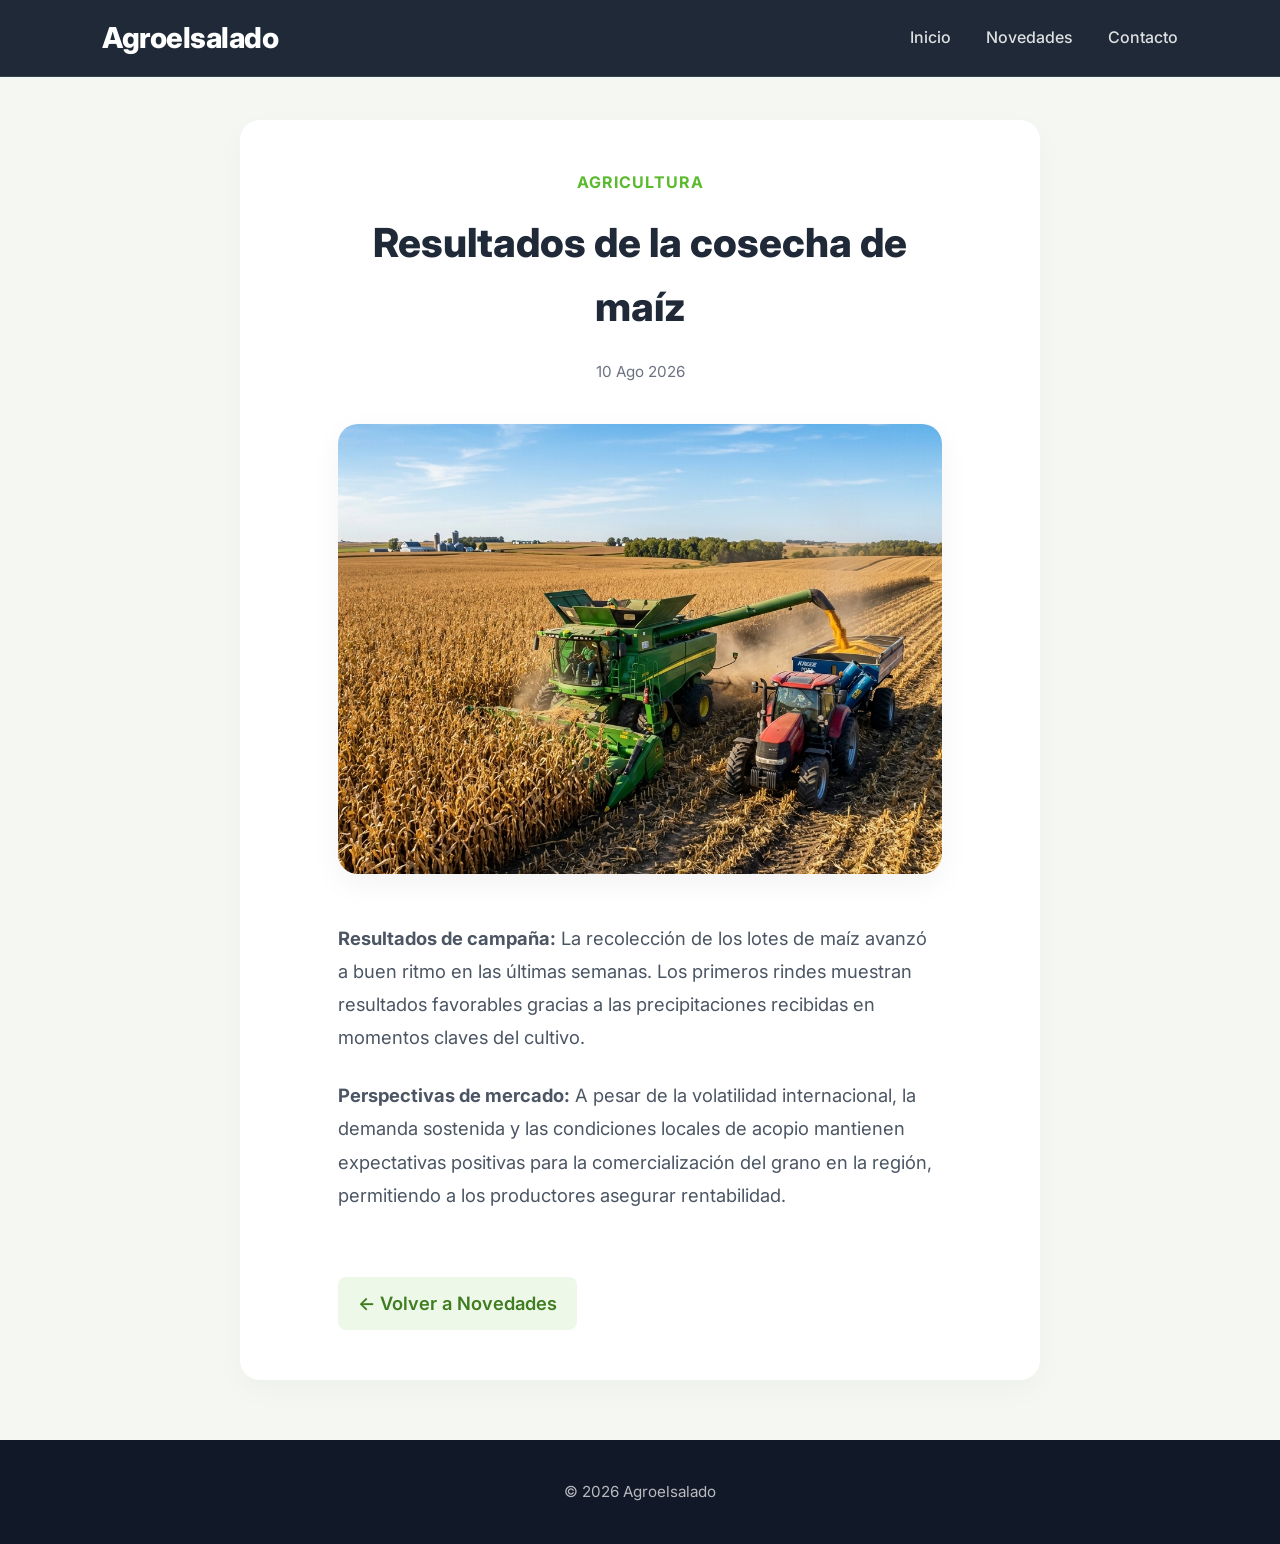
<file: nota-maiz.html>
<!DOCTYPE html>
<html lang="es">
<head>
    <meta charset="UTF-8">
    <meta name="viewport" content="width=device-width, initial-scale=1.0">
    <title>Resultados de la cosecha de maíz - Agroelsalado</title>
    <link rel="stylesheet" href="styles.css">
    <link href="https://fonts.googleapis.com/css2?family=Inter:wght@300;400;500;600;700&display=swap" rel="stylesheet">
    <style>
        .page-wrapper {
            display: flex;
            justify-content: center;
            align-items: flex-start;
            gap: 30px;
            padding: 120px 2% 60px;
            max-width: 1400px;
            margin: 0 auto;
        }
        .article-page {
            padding: 50px 8%;
            width: 100%;
            max-width: 800px;
            flex-shrink: 0;
            background: #ffffff;
            min-height: 70vh;
            border-radius: 20px;
            box-shadow: 0 10px 30px rgba(0,0,0,0.03);
        }
        .ad-sidebar {
            flex: 1;
            position: sticky;
            top: 100px; /* Para que baje junto con la pantalla */
            display: flex;
            flex-direction: column;
            gap: 20px;
        }
        .ad-image {
            width: 100%;
            aspect-ratio: 1 / 1;
            object-fit: contain;
            background-color: #ffffff;
            padding: 15px;
            border-radius: 12px;
            box-shadow: 0 5px 15px rgba(0,0,0,0.08);
            transition: transform 0.3s ease;
        }
        .ad-image:hover {
            transform: scale(1.02);
        }
        @media (max-width: 1150px) {
            .ad-sidebar {
                display: none; /* Ocultar publicidades en celulares o pantallas chicas */
            }
        }
        .article-header {
            margin-bottom: 40px;
            text-align: center;
        }
        .article-category {
            color: #5cba2e;
            font-weight: 700;
            text-transform: uppercase;
            letter-spacing: 1px;
            margin-bottom: 15px;
            display: inline-block;
        }
        .article-title {
            font-size: 2.5rem;
            color: #1f2937;
            margin-bottom: 20px;
            font-weight: 800;
        }
        .article-date {
            color: #6b7280;
            font-size: 0.95rem;
        }
        .article-image {
            width: 100%;
            height: 450px;
            object-fit: cover;
            border-radius: 20px;
            margin-bottom: 40px;
            box-shadow: 0 10px 30px rgba(0,0,0,0.05);
        }
        .article-content {
            font-size: 1.15rem;
            color: #4b5563;
            line-height: 1.8;
        }
        .article-content p {
            margin-bottom: 25px;
        }
        .back-link {
            display: inline-flex;
            align-items: center;
            color: #3f7d20;
            text-decoration: none;
            font-weight: 600;
            margin-top: 40px;
            padding: 10px 20px;
            background: rgba(92, 186, 46, 0.1);
            border-radius: 8px;
            transition: all 0.3s ease;
        }
        .back-link:hover {
            background: rgba(92, 186, 46, 0.2);
            color: #315f1c;
        }
        /* Ajuste de barra de navegación para páginas internas */
        .navbar-solid {
            background: #1f2937 !important;
            padding: 15px 8%;
            position: fixed;
            width: 100%;
            top: 0;
            z-index: 1000;
        }
    </style>
</head>
<body>
    <header>
        <nav class="navbar navbar-solid">
            <div class="logo">Agroelsalado</div>
            <ul class="nav-links">
                <li><a href="index.html">Inicio</a></li>
                <li><a href="index.html#novedades">Novedades</a></li>
                <li><a href="index.html#contacto">Contacto</a></li>
            </ul>
        </nav>
    </header>

    <div class="page-wrapper">


        <!-- CONTENIDO CENTRAL -->
        <main class="article-page">
            <div class="article-header">
                <span class="article-category">Agricultura</span>
                <h1 class="article-title">Resultados de la cosecha de maíz</h1>
                <span class="article-date">10 Ago 2026</span>
            </div>
            
            <img src="img/maiz.png" alt="Cosecha de maíz" class="article-image" onerror="this.src='https://images.unsplash.com/photo-1501493870936-9c2e41625521?ixlib=rb-4.0.3&auto=format&fit=crop&w=1200&q=80'">

            <div class="article-content">
                <p><strong>Resultados de campaña:</strong> La recolección de los lotes de maíz avanzó a buen ritmo en las últimas semanas. Los primeros rindes muestran resultados favorables gracias a las precipitaciones recibidas en momentos claves del cultivo.</p>
                <p><strong>Perspectivas de mercado:</strong> A pesar de la volatilidad internacional, la demanda sostenida y las condiciones locales de acopio mantienen expectativas positivas para la comercialización del grano en la región, permitiendo a los productores asegurar rentabilidad.</p>
                
                <a href="index.html#novedades" class="back-link">&larr; Volver a Novedades</a>
            </div>
        </main>


    </div>

    <footer>
        <p>© 2026 Agroelsalado</p>
    </footer>
</body>
</html>
</file>
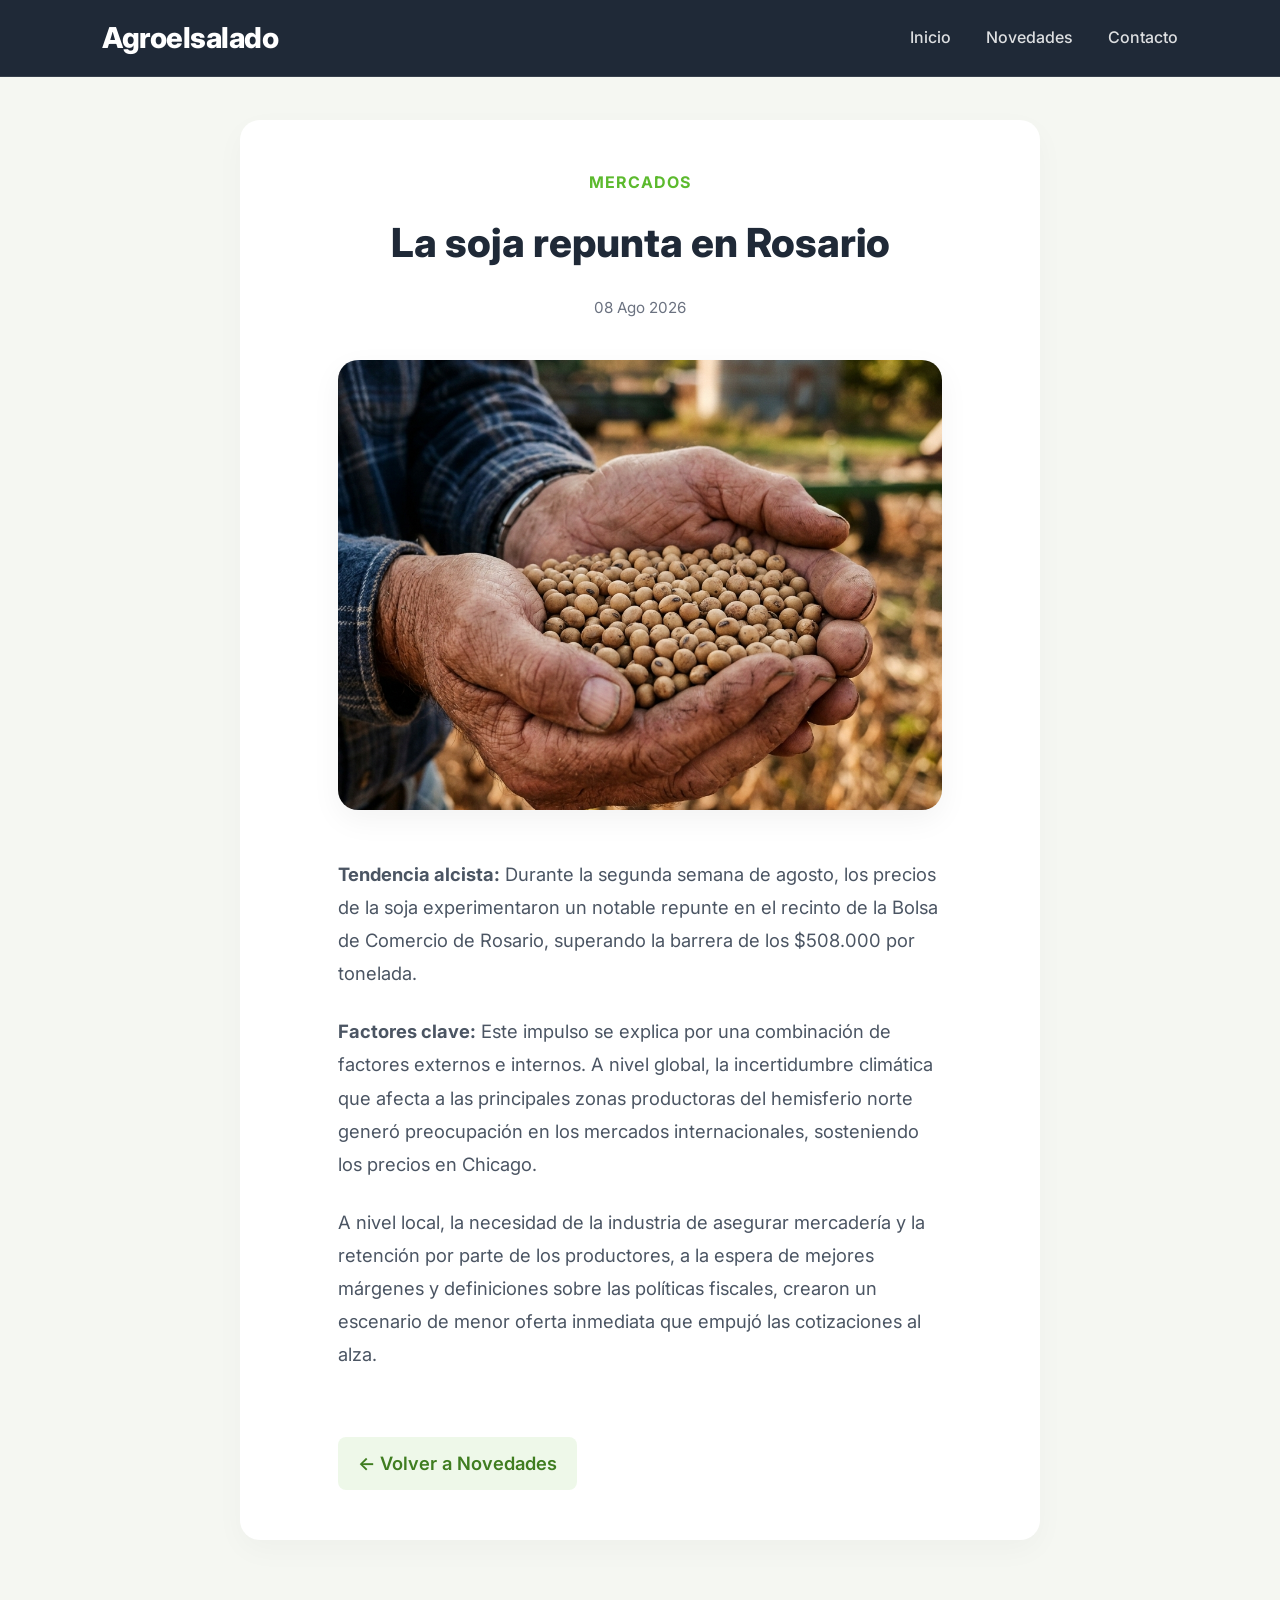
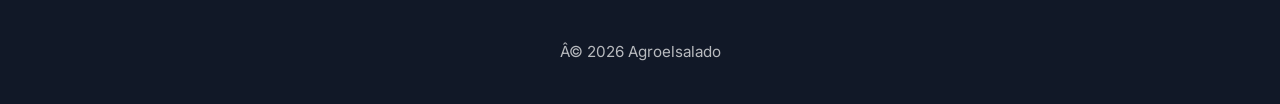
<file: nota-soja.html>
<!DOCTYPE html>
<html lang="es">
<head>
    <meta charset="UTF-8">
    <meta name="viewport" content="width=device-width, initial-scale=1.0">
    <title>La soja repunta en Rosario - Agroelsalado</title>
    <link rel="stylesheet" href="styles.css">
    <link href="https://fonts.googleapis.com/css2?family=Inter:wght@300;400;500;600;700&display=swap" rel="stylesheet">
    <style>
        .page-wrapper {
            display: flex;
            justify-content: center;
            align-items: flex-start;
            gap: 30px;
            padding: 120px 2% 60px;
            max-width: 1400px;
            margin: 0 auto;
        }
        .article-page {
            padding: 50px 8%;
            width: 100%;
            max-width: 800px;
            flex-shrink: 0;
            background: #ffffff;
            min-height: 70vh;
            border-radius: 20px;
            box-shadow: 0 10px 30px rgba(0,0,0,0.03);
        }
        .ad-sidebar {
            flex: 1;
            position: sticky;
            top: 100px; /* Para que baje junto con la pantalla */
            display: flex;
            flex-direction: column;
            gap: 20px;
        }
        .ad-image {
            width: 100%;
            aspect-ratio: 1 / 1;
            object-fit: contain;
            background-color: #ffffff;
            padding: 15px;
            border-radius: 12px;
            box-shadow: 0 5px 15px rgba(0,0,0,0.08);
            transition: transform 0.3s ease;
        }
        .ad-image:hover {
            transform: scale(1.02);
        }
        @media (max-width: 1150px) {
            .ad-sidebar {
                display: none; /* Ocultar publicidades en celulares o pantallas chicas */
            }
        }
        .article-header {
            margin-bottom: 40px;
            text-align: center;
        }
        .article-category {
            color: #5cba2e;
            font-weight: 700;
            text-transform: uppercase;
            letter-spacing: 1px;
            margin-bottom: 15px;
            display: inline-block;
        }
        .article-title {
            font-size: 2.5rem;
            color: #1f2937;
            margin-bottom: 20px;
            font-weight: 800;
        }
        .article-date {
            color: #6b7280;
            font-size: 0.95rem;
        }
        .article-image {
            width: 100%;
            height: 450px;
            object-fit: cover;
            border-radius: 20px;
            margin-bottom: 40px;
            box-shadow: 0 10px 30px rgba(0,0,0,0.05);
        }
        .article-content {
            font-size: 1.15rem;
            color: #4b5563;
            line-height: 1.8;
        }
        .article-content p {
            margin-bottom: 25px;
        }
        .back-link {
            display: inline-flex;
            align-items: center;
            color: #3f7d20;
            text-decoration: none;
            font-weight: 600;
            margin-top: 40px;
            padding: 10px 20px;
            background: rgba(92, 186, 46, 0.1);
            border-radius: 8px;
            transition: all 0.3s ease;
        }
        .back-link:hover {
            background: rgba(92, 186, 46, 0.2);
            color: #315f1c;
        }
        /* Ajuste de barra de navegaciÃ³n para pÃ¡ginas internas */
        .navbar-solid {
            background: #1f2937 !important;
            padding: 15px 8%;
            position: fixed;
            width: 100%;
            top: 0;
            z-index: 1000;
        }
    </style>
</head>
<body>
    <header>
        <nav class="navbar navbar-solid">
            <div class="logo">Agroelsalado</div>
            <ul class="nav-links">
                <li><a href="index.html">Inicio</a></li>
                <li><a href="index.html#novedades">Novedades</a></li>
                <li><a href="index.html#contacto">Contacto</a></li>
            </ul>
        </nav>
    </header>

    <div class="page-wrapper">


        <!-- CONTENIDO CENTRAL -->
        <main class="article-page">
            <div class="article-header">
                <span class="article-category">Mercados</span>
                <h1 class="article-title">La soja repunta en Rosario</h1>
                <span class="article-date">08 Ago 2026</span>
            </div>
            
            <!-- FOTO DE TRIGO AGREGADA -->
            <img src="img/soja_mercados.png" alt="Mercados Soja" class="article-image" onerror="this.src='https://images.unsplash.com/photo-1501493870936-9c2e41625521?ixlib=rb-4.0.3&auto=format&fit=crop&w=1200&q=80'">

            <div class="article-content">
                <p><strong>Tendencia alcista:</strong> Durante la segunda semana de agosto, los precios de la soja experimentaron un notable repunte en el recinto de la Bolsa de Comercio de Rosario, superando la barrera de los $508.000 por tonelada.</p>
                <p><strong>Factores clave:</strong> Este impulso se explica por una combinación de factores externos e internos. A nivel global, la incertidumbre climática que afecta a las principales zonas productoras del hemisferio norte generó preocupación en los mercados internacionales, sosteniendo los precios en Chicago.</p>
                <p>A nivel local, la necesidad de la industria de asegurar mercadería y la retención por parte de los productores, a la espera de mejores márgenes y definiciones sobre las políticas fiscales, crearon un escenario de menor oferta inmediata que empujó las cotizaciones al alza.</p>
                
                <a href="index.html#novedades" class="back-link">&larr; Volver a Novedades</a>
            </div>
        </main>


    </div>

    <footer>
        <p>Â© 2026 Agroelsalado</p>
    </footer>
</body>
</html>
</file>
<file: styles.css>
* {
    margin: 0;
    padding: 0;
    box-sizing: border-box;
}

body {
    font-family: 'Inter', sans-serif;
    background: #f5f7f2;
    color: #1f2937;
    line-height: 1.6;
    overflow-x: hidden;
}

/* --- HERO & NAVBAR --- */
.hero {
    position: relative;
    overflow: hidden;
    background: #1f2937;
}

.hero-banner {
    width: 100%;
    height: auto;
    display: block;
    opacity: 0.85;
}

.overlay {
    position: absolute;
    inset: 0;
    background: linear-gradient(to bottom, rgba(0, 0, 0, 0.7) 0%, rgba(0, 0, 0, 0.2) 40%, rgba(0, 0, 0, 0.5) 100%);
    display: flex;
    flex-direction: column;
}

.navbar {
    display: flex;
    justify-content: space-between;
    align-items: center;
    padding: 25px 8%;
    background: rgba(255, 255, 255, 0.05);
    backdrop-filter: blur(12px);
    -webkit-backdrop-filter: blur(12px);
    border-bottom: 1px solid rgba(255, 255, 255, 0.1);
    z-index: 100;
}

.logo {
    font-size: 1.8rem;
    font-weight: 800;
    color: white;
    letter-spacing: -0.5px;
}

.nav-links {
    display: flex;
    gap: 35px;
    list-style: none;
}

.nav-links a {
    color: rgba(255, 255, 255, 0.85);
    text-decoration: none;
    font-weight: 500;
    font-size: 1rem;
    transition: all 0.3s ease;
    position: relative;
    padding: 5px 0;
}

.nav-links a::after {
    content: '';
    position: absolute;
    bottom: 0;
    left: 0;
    width: 0%;
    height: 2px;
    background: #5cba2e;
    transition: width 0.3s ease;
}

.nav-links a:hover {
    color: white;
}

.nav-links a:hover::after {
    width: 100%;
}

/* --- DROPDOWN MENU --- */
.dropdown {
    position: relative;
}

.dropdown-menu {
    position: absolute;
    top: 100%;
    left: 0;
    background: #ffffff;
    min-width: 220px;
    box-shadow: 0 10px 30px rgba(0, 0, 0, 0.1);
    border-radius: 8px;
    opacity: 0;
    visibility: hidden;
    transform: translateY(15px);
    transition: all 0.3s ease;
    list-style: none;
    padding: 10px 0;
    z-index: 200;
}

.dropdown:hover .dropdown-menu {
    opacity: 1;
    visibility: visible;
    transform: translateY(0);
}

.dropdown-menu li {
    padding: 0;
}

.dropdown-menu a {
    color: #1f2937 !important;
    padding: 12px 20px !important;
    display: block;
    font-size: 0.95rem;
    font-weight: 500;
    transition: background 0.2s ease, color 0.2s ease;
}

.dropdown-menu a::after {
    display: none;
}

.dropdown-menu a:hover {
    background: rgba(92, 186, 46, 0.08);
    color: #3f7d20 !important;
}

/* --- GLOBAL SECTION --- */
section {
    padding: 100px 8%;
}

.section-title {
    text-align: center;
    margin-bottom: 60px;
}

.section-title h2 {
    font-size: 2.5rem;
    font-weight: 800;
    margin-bottom: 15px;
    background: linear-gradient(90deg, #315f1c, #4a8a28);
    -webkit-background-clip: text;
    -webkit-text-fill-color: transparent;
    display: inline-block;
}

.section-title p {
    color: #6b7280;
    font-size: 1.1rem;
    max-width: 600px;
    margin: 0 auto;
}

/* --- SERVICES --- */
.services {
    background: #ffffff;
}

.cards {
    display: grid;
    grid-template-columns: repeat(auto-fit, minmax(300px, 1fr));
    gap: 30px;
}

.card {
    background: #ffffff;
    padding: 45px 35px;
    border-radius: 20px;
    box-shadow: 0 10px 30px rgba(0, 0, 0, 0.03);
    border: 1px solid rgba(63, 125, 32, 0.05);
    transition: all 0.4s cubic-bezier(0.25, 0.8, 0.25, 1);
    position: relative;
    overflow: hidden;
}

.card::before {
    content: '';
    position: absolute;
    top: 0;
    left: 0;
    width: 100%;
    height: 4px;
    background: linear-gradient(90deg, #3f7d20, #5cba2e);
    transform: scaleX(0);
    transform-origin: left;
    transition: transform 0.4s ease;
}

.card:hover {
    transform: translateY(-10px);
    box-shadow: 0 20px 40px rgba(49, 95, 28, 0.08);
}

.card:hover::before {
    transform: scaleX(1);
}

.card h3 {
    margin-bottom: 16px;
    color: #1f2937;
    font-size: 1.4rem;
    font-weight: 700;
}

.card p {
    color: #6b7280;
    font-size: 1.05rem;
    line-height: 1.7;
}

/* --- ABOUT --- */
.about {
    background: linear-gradient(135deg, #eef3e8 0%, #f5f7f2 100%);
    position: relative;
}

.about-content {
    max-width: 1000px;
    margin: auto;
    text-align: center;
    display: grid;
    gap: 50px;
}

.about-content p {
    font-size: 1.25rem;
    color: #4b5563;
    line-height: 1.8;
    max-width: 800px;
    margin: 0 auto;
}

.stats {
    display: grid;
    grid-template-columns: repeat(auto-fit, minmax(220px, 1fr));
    gap: 25px;
}

.stat-box {
    background: rgba(255, 255, 255, 0.8);
    backdrop-filter: blur(10px);
    -webkit-backdrop-filter: blur(10px);
    padding: 35px 20px;
    border-radius: 20px;
    box-shadow: 0 10px 30px rgba(49, 95, 28, 0.05);
    border: 1px solid rgba(255, 255, 255, 1);
    transition: transform 0.3s ease;
}

.stat-box:hover {
    transform: translateY(-5px) scale(1.02);
}

.stat-box strong {
    display: block;
    font-size: 2.8rem;
    color: #315f1c;
    font-weight: 800;
    margin-bottom: 5px;
    background: linear-gradient(90deg, #315f1c, #4a8a28);
    -webkit-background-clip: text;
    -webkit-text-fill-color: transparent;
}

.stat-box span {
    color: #6b7280;
    font-weight: 500;
    font-size: 1.05rem;
}

/* --- NOVEDADES --- */
.news-section {
    background: #fdfdfc;
}

.news-container {
    display: grid;
    grid-template-columns: repeat(auto-fit, minmax(320px, 1fr));
    gap: 35px;
    max-width: 1200px;
    margin: 0 auto;
}

.news-card {
    background: #ffffff;
    border-radius: 20px;
    overflow: hidden;
    box-shadow: 0 10px 30px rgba(0, 0, 0, 0.04);
    border: 1px solid rgba(63, 125, 32, 0.05);
    transition: all 0.3s ease;
    display: flex;
    flex-direction: column;
}

.news-card:hover {
    transform: translateY(-8px);
    box-shadow: 0 20px 40px rgba(49, 95, 28, 0.08);
}

.news-img {
    position: relative;
    height: 220px;
    overflow: hidden;
}

.news-img img {
    width: 100%;
    height: 100%;
    object-fit: cover;
    transition: transform 0.5s ease;
}

.news-card:hover .news-img img {
    transform: scale(1.05);
}

.news-date {
    position: absolute;
    bottom: 15px;
    right: 15px;
    background: rgba(255, 255, 255, 0.95);
    color: #1f2937;
    padding: 6px 12px;
    border-radius: 8px;
    font-size: 0.85rem;
    font-weight: 600;
    backdrop-filter: blur(4px);
    box-shadow: 0 4px 10px rgba(0, 0, 0, 0.1);
}

.news-content {
    padding: 30px 25px;
    display: flex;
    flex-direction: column;
    flex-grow: 1;
}

.news-category {
    color: #5cba2e;
    font-size: 0.85rem;
    font-weight: 700;
    text-transform: uppercase;
    letter-spacing: 1px;
    margin-bottom: 10px;
}

.news-content h3 {
    font-size: 1.35rem;
    color: #1f2937;
    margin-bottom: 12px;
    line-height: 1.4;
    font-weight: 700;
}

.news-content p {
    color: #6b7280;
    font-size: 0.95rem;
    line-height: 1.6;
    margin-bottom: 25px;
    flex-grow: 1;
}

.read-more {
    display: inline-flex;
    align-items: center;
    color: #3f7d20;
    text-decoration: none;
    font-weight: 600;
    font-size: 0.95rem;
    transition: color 0.2s ease;
}

.read-more span {
    margin-left: 6px;
    transition: transform 0.2s ease;
}

.read-more:hover {
    color: #4a8a28;
}

.read-more:hover span {
    transform: translateX(4px);
}

/* --- CONTACT SECTION --- */
.contact-section {
    background: #ffffff;
}

.contact-form {
    max-width: 650px;
    margin: 0 auto;
    background: #ffffff;
    padding: 50px;
    border-radius: 24px;
    box-shadow: 0 20px 50px rgba(0, 0, 0, 0.06);
    border: 1px solid rgba(63, 125, 32, 0.05);
}

.contact-form h2 {
    font-size: 2rem;
    color: #1f2937;
    margin-bottom: 10px;
    text-align: center;
    font-weight: 800;
}

.contact-form p {
    color: #6b7280;
    text-align: center;
    margin-bottom: 30px;
    font-size: 1.05rem;
}

select,
textarea,
input {
    width: 100%;
    padding: 16px 20px;
    margin-top: 8px;
    margin-bottom: 20px;
    border: 2px solid #f3f4f6;
    border-radius: 12px;
    font-size: 1rem;
    font-family: 'Inter', sans-serif;
    color: #1f2937;
    background: #f9faf8;
    transition: all 0.3s ease;
}

select:focus,
textarea:focus,
input:focus {
    outline: none;
    border-color: #5cba2e;
    background: #ffffff;
    box-shadow: 0 0 0 4px rgba(92, 186, 46, 0.15);
}

textarea {
    resize: vertical;
    min-height: 140px;
}

button.btn-primary {
    width: 100%;
    padding: 16px;
    background: linear-gradient(135deg, #3f7d20 0%, #315f1c 100%);
    color: white;
    border: none;
    border-radius: 12px;
    font-size: 1.1rem;
    font-weight: 600;
    cursor: pointer;
    transition: all 0.3s ease;
    box-shadow: 0 10px 20px rgba(49, 95, 28, 0.2);
}

button.btn-primary:hover {
    transform: translateY(-2px);
    box-shadow: 0 15px 25px rgba(49, 95, 28, 0.3);
    background: linear-gradient(135deg, #4a8a28 0%, #3f7d20 100%);
}

button.btn-primary:active {
    transform: translateY(0);
}

/* --- FOOTER --- */
footer {
    background: #111827;
    color: rgba(255, 255, 255, 0.7);
    text-align: center;
    padding: 40px 20px;
    font-size: 0.95rem;
}

footer p {
    margin: 0;
}

/* --- AGRONEGOCIOS SECTION --- */
.agronegocios-section {
    background: url('img/trigo1.png?v=2') center center / cover no-repeat;
    padding: 80px 8%;
    min-height: calc(100vh - 80px - 80px); /* Fill screen height between nav and footer */
}

.agro-header {
    display: flex;
    justify-content: space-between;
    align-items: flex-start;
    margin: 0 auto 60px auto;
    max-width: 1300px;
    gap: 40px;
}

.agro-header h2 {
    flex: 1;
    font-size: 2.8rem;
    color: #ffffff;
    line-height: 1.15;
    font-weight: 800;
    margin: 0;
    text-shadow: 1px 1px 4px rgba(0,0,0,0.8);
}

.agro-header p {
    flex: 1;
    font-size: 1.15rem;
    color: #ffffff;
    line-height: 1.6;
    font-weight: 500;
    margin: 0;
    text-shadow: 1px 1px 3px rgba(0,0,0,0.8);
}

.agro-grid {
    display: flex;
    justify-content: space-between;
    margin: 0 auto;
    max-width: 1300px;
    gap: 50px;
}

.agro-col {
    flex: 1;
    display: flex;
    flex-direction: column;
}

.agro-item {
    display: flex;
    align-items: flex-start;
    gap: 20px;
}

.agro-icon {
    flex-shrink: 0;
    width: 48px;
    height: 48px;
    color: #aebc1a; /* Lime green color from the image */
}

.agro-icon svg {
    width: 100%;
    height: 100%;
}

.agro-text {
    flex: 1;
}

.agro-text h3 {
    font-size: 1.4rem;
    color: #ffffff;
    font-weight: 700;
    margin: 0 0 12px 0;
    text-shadow: 1px 1px 3px rgba(0,0,0,0.8);
}

.agro-text p {
    font-size: 1rem;
    color: #ffffff;
    line-height: 1.6;
    margin: 0;
    text-shadow: 1px 1px 3px rgba(0,0,0,0.8);
}

.agro-sub-item {
    margin-bottom: 25px;
}

.agro-sub-item:last-child {
    margin-bottom: 0;
}

.agro-sub-item p {
    font-size: 1rem;
    color: #ffffff;
    line-height: 1.6;
    margin: 0;
    text-shadow: 1px 1px 3px rgba(0,0,0,0.8);
}

.agro-sub-item strong {
    color: #ffffff;
    font-weight: 700;
}

/* RESPONSIVE AGRONEGOCIOS */
@media (max-width: 900px) {
    .agro-header {
        flex-direction: column;
        gap: 20px;
    }
    
    .agro-header h2 {
        font-size: 2.2rem;
    }
    
    .agro-grid {
        flex-direction: column;
        gap: 40px;
    }
    
    .agro-item {
        margin-top: 0 !important;
        margin-bottom: 40px;
    }
    
    .agro-item:last-child {
        margin-bottom: 0;
    }
}

/* --- CONSULTORIA SECTION --- */
.consultoria-section {
    background: url('img/consultoria-bg.jpg?v=2') center center / cover no-repeat;
    padding: 80px 8% 40px 8%; /* Reduje el padding de abajo para que bajen más los cuadros */
    min-height: calc(100vh - 80px - 80px);
    display: flex;
    flex-direction: column;
    justify-content: flex-end; /* Alinea los elementos hacia abajo */
}

.consultoria-section > div {
    max-width: 1050px;
    margin-left: auto;
    margin-right: auto;
    width: 100%; /* Asegura que la grilla ocupe todo el ancho disponible */
}

.consultoria-grid {
    display: grid;
    grid-template-columns: repeat(3, 1fr);
    gap: 30px;
}

.consultoria-card {
    border-radius: 4px;
    padding: 30px 15px;
    display: flex;
    flex-direction: column;
    align-items: center;
    justify-content: center;
    text-align: center;
    transition: transform 0.3s ease, box-shadow 0.3s ease;
    min-height: 180px;
    color: #ffffff;
}

.consultoria-card:hover {
    transform: translateY(-5px);
    box-shadow: 0 15px 30px rgba(0,0,0,0.15);
}

.consult-icon {
    width: 40px;
    height: 40px;
    margin-bottom: 20px;
}

.consult-icon svg {
    width: 100%;
    height: 100%;
}

.consultoria-card h3 {
    font-size: 1.25rem;
    font-weight: 700;
    line-height: 1.4;
    margin: 0;
}

/* Paleta de colores Verdes */
.color-light {
    background: #9ac21d; /* Lime green */
}

.color-mid {
    background: #4b8c16; /* Medium green */
}

.color-dark {
    background: #00590a; /* Dark green */
}

/* Responsive Consultoría */
@media (max-width: 900px) {
    .consultoria-grid {
        grid-template-columns: repeat(2, 1fr);
    }
}

@media (max-width: 600px) {
    .consultoria-grid {
        grid-template-columns: 1fr;
    }
    .consultoria-section .section-title h2 {
        font-size: 2.2rem;
        text-align: center;
    }
}


/* --- RESPONSIVE --- */
@media(max-width: 768px) {
    .navbar {
        flex-direction: column;
        gap: 20px;
        padding: 20px 5%;
    }

    .nav-links {
        flex-wrap: wrap;
        justify-content: center;
        gap: 15px;
    }

    section {
        padding: 70px 5%;
    }

    .section-title h2 {
        font-size: 2rem;
    }

    .cards {
        grid-template-columns: 1fr;
    }

    .contact-form {
        padding: 30px 20px;
    }

    .hero-banner {
        height: 50vh;
        min-height: 350px;
        max-height: 500px;
        object-position: center;
        /* Para iOS moderno: */
        height: 50dvh;
    }
}
</file>
<file: equipo-estilos.css>
/* ESTILOS ESPECIFICOS PARA EL EQUIPO (ABANICO 3D) */
.team-section {
    background: linear-gradient(to bottom, #f5f7f2 0%, #d1d5db 100%);
    padding: 80px 8%;
    position: relative;
    overflow: hidden;
}

.team-section .section-title {
    text-align: left;
    max-width: 1100px;
    margin: 0 auto 30px auto;
}

.team-section .section-title h2 {
    font-size: 2.2rem;
    color: #4b5563;
    background: none;
    -webkit-text-fill-color: initial;
    display: block;
    margin-bottom: 0;
}

.team-container {
    display: flex;
    justify-content: center;
    align-items: stretch;
    gap: 15px;
    flex-wrap: wrap;
    max-width: 1100px;
    margin: 0 auto;
}

.team-card {
    background-color: #8c8c8c;
    width: 250px;
    padding: 35px 20px;
    color: #ffffff;
    text-align: center;
    position: relative;
}

.team-photo-wrapper {
    width: 130px;
    height: 130px;
    background: #ffffff;
    border-radius: 50%;
    margin: 0 auto 20px;
    overflow: hidden;
    display: flex;
    align-items: center;
    justify-content: center;
}

.team-photo-wrapper img {
    width: 100%;
    height: 100%;
    object-fit: cover;
}

.team-info h3 {
    font-size: 1.3rem;
    margin-bottom: 8px;
    color: #ffffff;
    font-weight: 700;
}

.team-prof {
    font-size: 0.95rem;
    color: #ffffff;
    margin-bottom: 5px;
    font-weight: 400;
}

.team-cargo {
    font-size: 0.95rem;
    color: #ffffff;
    margin-top: 5px;
}

.team-cargo strong {
    font-weight: 700;
}

@media (max-width: 900px) {
    .team-container {
        gap: 20px;
    }
}

@media (max-width: 768px) {
    .team-section .section-title {
        text-align: center;
    }

    .team-card {
        transform: none !important;
        width: 100%;
        max-width: 300px;
    }
}
</file>
